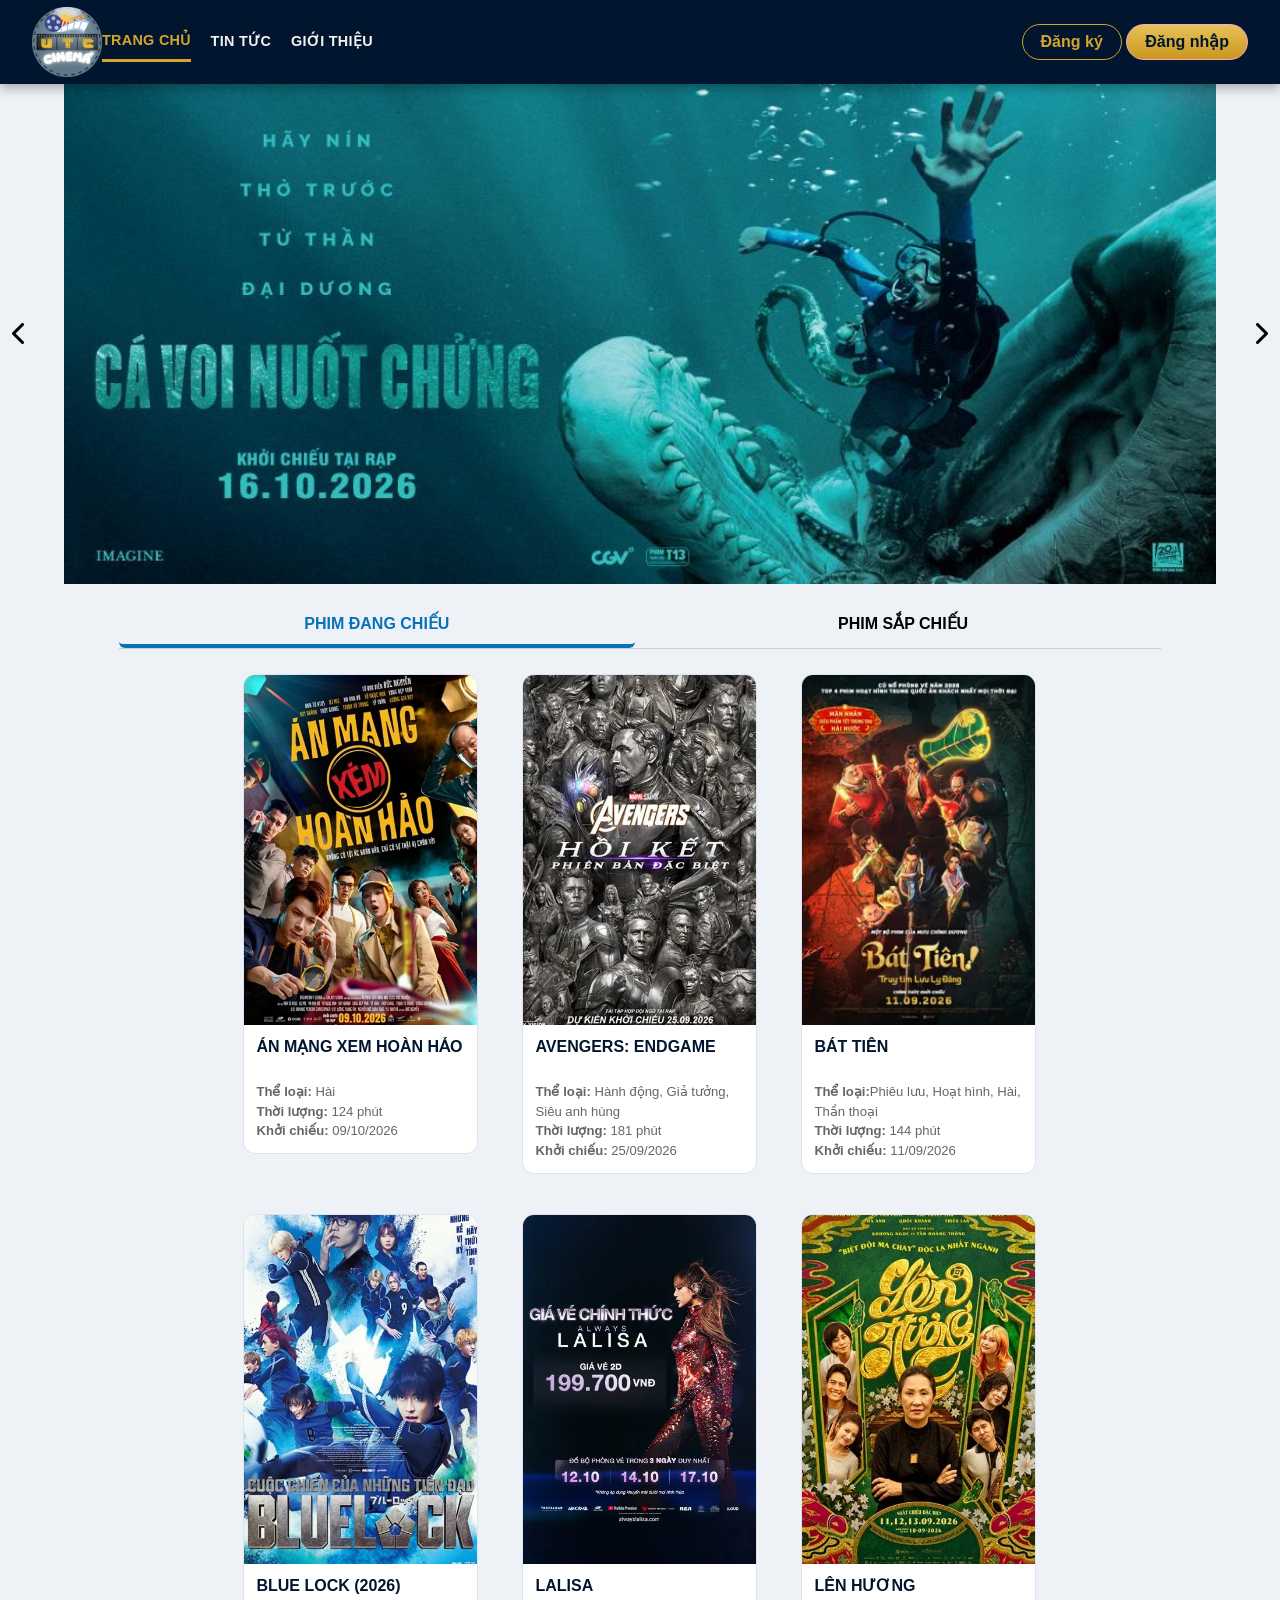
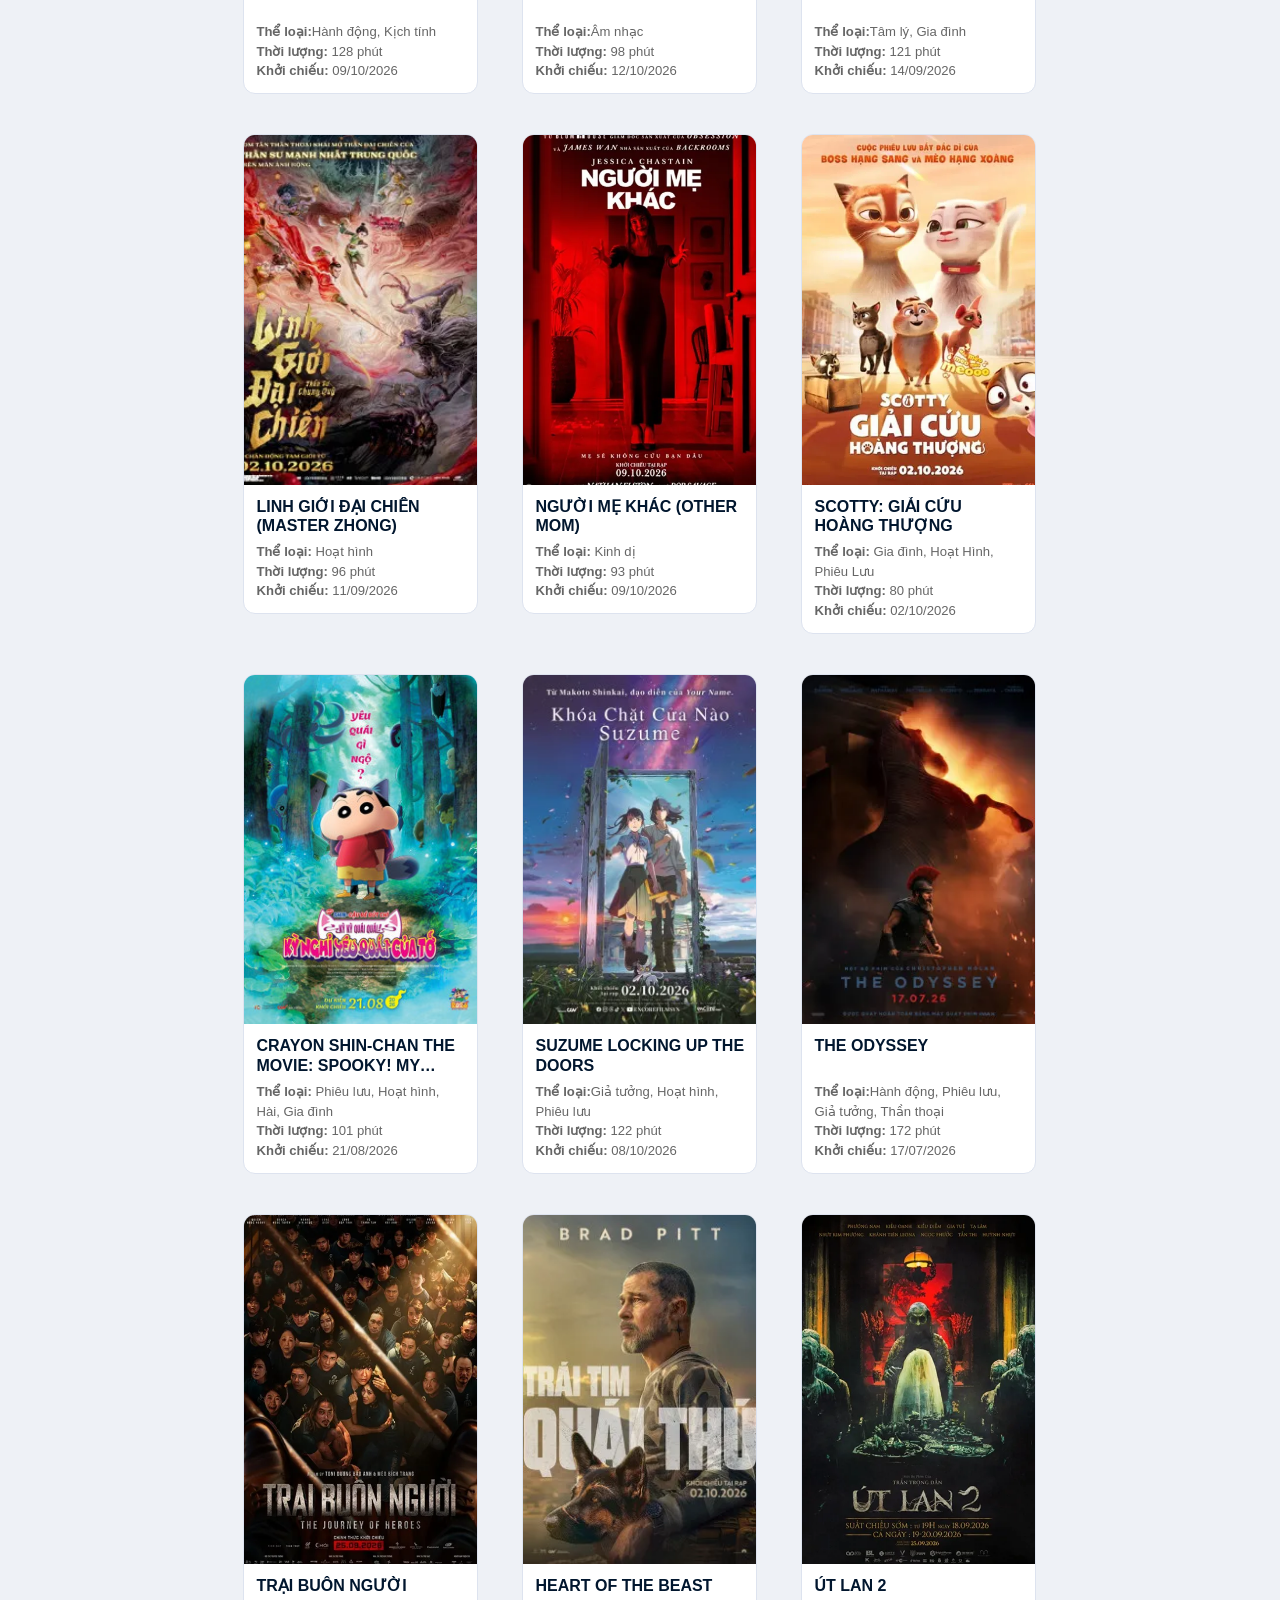
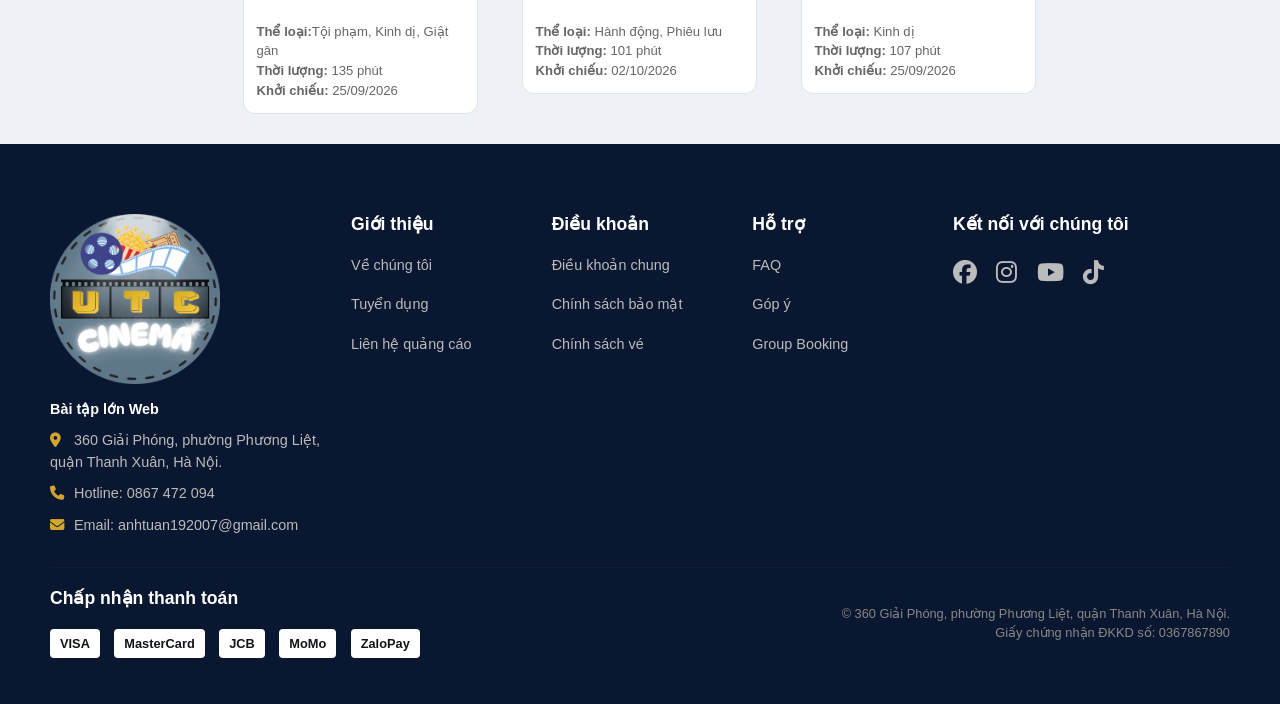
<file: index.html>
<!DOCTYPE html>
<html lang="vi">

<head>
  <meta charset="UTF-8">
  <meta name="viewport" content="width=device-width, initial-scale=1.0">
  <meta name="description" content="Cinema website">
  <meta name="keywords" content="HTML, CSS, JavaScript">


  <meta name="author" content="Nguyen Anh Tuan">


  <link rel="stylesheet" href="assets/css/card.css"> 
  <link rel="stylesheet" href="assets/css/nav.css">
  <link rel="stylesheet" href="assets/css/menu.css">
  <link rel="stylesheet" href="assets/css/slide.css">
  <link rel="stylesheet" href="https://cdnjs.cloudflare.com/ajax/libs/font-awesome/6.6.0/css/all.min.css" integrity="sha512-Kc323vGBEqzTmouAECnVceyQqyqdsSiqLQISBL29aUW4U/M7pSPA/gEUZQqv1cwx4OnYxTxve5UMg5GT6L4JJg==" crossorigin="anonymous" referrerpolicy="no-referrer" />
  <title>Cinema website</title>
  <link rel="shortcut icon" href="./assets/img/logocinemasuperultraprovipmaxplus.webp" type="image/x-icon">
  <link href="https://cdn.jsdelivr.net/npm/bootstrap@5.3.3/dist/css/bootstrap.min.css" rel="stylesheet" integrity="sha384-QWTKZyjpPEjISv5WaRU9OFeRpok6YctnYmDr5pNlyT2bRjXh0JMhjY6hW+ALEwIH" crossorigin="anonymous" />
  
  <link rel="stylesheet" href="assets/css/style.css">
  <link rel="stylesheet" href="assets/css/theme.css">
  <script src="assets/js/cinema-store.js"></script>
</head>

<body>
  <div id="main">

    <div id="header">

      <div class="nav-logo">
        <a href="./index.html">
          <img src="./assets/img/logocinemasuperultraprovipmaxplus.webp" alt="">
        </a>
      </div>

      <div class="nav-layout">
        <ul class="nav nav-pills">
          <li class="nav-item">
            <a class="nav-link active" aria-current="page" href="index.html">Trang chủ</a>
          </li>
          <li class="nav-item">
            <a class="nav-link" href="new.html">Tin tức</a>
          </li>
          <li>
             <a class="nav-link " href="about.html" >Giới thiệu</a>
          </li>
        </ul>
        <div>
          <button class="btn-register js-register-btn">Đăng ký</button>
          <button class="btn-login js-login-btn">Đăng nhập</button>
        </div>
        <div class="login-user">
            <p class="login-name"></p>
            <button class="login-out js-login-out">Đăng xuất</button>
        </div>
      </div>

    </div>

    <div class="login js-login">
      <div class="login-container js-login-container">
        <div class="login-header">
          <h1>Đăng nhập</h1>
          <div class="login-close js-login-close">
            <i class="fa-solid fa-x"></i>
          </div>
        </div>
        <div class="login-body">
          <label for="email"> Email</label>
          <input type="email" name="" placeholder="Email" id="email1">
          <label for="password"> Mật khẩu</label>
          <input type="password" name="" placeholder="Mật Khẩu" id="password1">
          <p>Quên mật khẩu?</p>
          <button class="btn js-login-btn">Đăng nhập</button>
        </div>
        <footer class="login-footer">
          <p>Bạn chưa có tài khoản? <a href="#" class="trybtn">Đăng ký</a></p>
        </footer>
      </div>
    </div>

    

    <div class="register js-register">
      <div class="register-container js-register-container">
        <div class="register-header">
          <h1>Đăng ký</h1>
          <div class="register-close js-register-close">
            <i class="fa-solid fa-x"></i>
          </div>
        </div>
        <div class="register-body">
          <div class="register-card1">
            <div class="column">
              <label for="surname">Họ</label>
              <input type="surname" name="" placeholder="Họ" id="surname">
            </div>
            <div class="column">
              <label for="name">Tên</label>
              <input type="name" name="" placeholder="Tên" id="name">
            </div>
          </div>
          <div class="register-card2">
            <div class="column">
              <label for="accountName">Tên tài khoản</label>
              <input type="accountName" name="" placeholder="Tên tài khoản" id="accountName">
            </div>
          </div>
          <div class="register-card3">
            <div class="column">
              <label for="number">Số điện thoại</label>
              <input type="text" placeholder="Số điện thoại" id="number">
            </div>
            <div class="column">
              <label for="email">Email</label>
              <input type="email" name="" placeholder="Email" id="email2">
            </div>
          </div>
          <div class="register-card4">
            <div class="column">
              <label for="password1">Mật khẩu</label>
              <input type="password" name="" placeholder="Mật khẩu" id="password2">
            </div>
            <div class="column">
              <label for="password2">Xác nhận mật khẩu</label>
              <input type="password" name="" placeholder="Xác nhận mật khẩu" id="confirmPassword">
            </div>
          </div>
          <button class="btn js-register-btn">Đăng Ký</button>
        </div>
        <footer class="register-footer">
          <p>Bạn đã có tài khoản? <a href="#" class="trybtn">Đăng nhập</a></p>
        </footer>
      </div>
    </div>
<!--END REGISTER-->
<!-- START BANNER -->
    <div id="slide">
      <img class="img hidden" src="./assets/img/banner/ca-voi-nuot-chung-banner.jpg" alt="">
      <img class="img hidden" src="./assets/img/banner/cuoc-chien-3-khong-banner.jpg" alt="">
      <img class="img hidden" src="./assets/img/banner/deal-banner.jpg" alt="">
      <img class="img hidden" src="./assets/img/banner/lalisa-banner.jpg" alt="">
      <img class="img hidden" src="./assets/img/banner/lays-banner.jpg" alt="">
      <img class="img hidden" src="./assets/img/banner/milo-banner.png" alt="">
      <img class="img hidden" src="./assets/img/banner/shaun-banner.jpg" alt="">
      <img class="img hidden" src="./assets/img/banner/studio-ghibli-banner.jpg" alt="">
      <img class="img hidden" src="./assets/img/banner/verity-banner.jpg" alt="">
      <img class="img hidden" src="./assets/img/banner/zalo-banner.png" alt="">
      <button type="button" onclick="prev()" class="slide-btn slide-btn-left prev" aria-label="Banner trước">
        <i class="fa-solid fa-chevron-left" aria-hidden="true"></i>
      </button>
      <button type="button" onclick="next()" class="slide-btn slide-btn-right next" aria-label="Banner tiếp theo">
        <i class="fa-solid fa-chevron-right" aria-hidden="true"></i>
      </button>
    </div>
    
    <div class="container-fluid text-center section" id="container" >
      <div class="row content">
        <div class="col-sm-1 sidenav"></div>
        <div class="col-sm-10">

          <ul class="nav nav-pills nav-justified" id="movie-pills-nav" role="tablist">
            <li class="nav-item" role="presentation">
              <button class="nav-link active" id="pills-nowshowing-tab" data-bs-toggle="pill" data-bs-target="#pills-nowshowing" type="button" role="tab" aria-controls="pills-nowshowing" aria-selected="true">Phim Đang Chiếu</button>
            </li>
            <li class="nav-item" role="presentation">
              <button class="nav-link" id="pills-comingsoon-tab" data-bs-toggle="pill" data-bs-target="#pills-comingsoon" type="button" role="tab" aria-controls="pills-comingsoon" aria-selected="false">Phim Sắp Chiếu</button>
            </li>
          </ul>

          <div class="tab-content" id="pills-tabContent"> 

            <div class="tab-pane fade show active" id="pills-nowshowing" role="tabpanel" aria-labelledby="pills-nowshowing-tab">
              <div class="row row-cols-auto list-container justify-content-center">

                <a href="movie-detail.html?id=an-mang-xem-hoan-hao">
                  <div class="col">
                    <div class="custom-movie-card">
                      <div class="custom-card-image-container">
                        <img src="./assets/img/movies/an-mang-xem-hoan-hao.webp" alt="Án mạng xem hoàn hảo">
                        <span class="custom-play-button">chi tiết</span>
                      </div>
                      <div class="custom-card-content">
                    <h3>Án mạng xem hoàn hảo</h3>
                          <p><b>Thể loại:</b> Hài<br /><b>Thời lượng:</b> 124 phút<br /><b>Khởi chiếu:</b> 09/10/2026</p>
                      </div>
                    </div>
                  </div>
                </a>

                <a href="movie-detail.html?id=avenger">
                  <div class="col">
                    <div class="custom-movie-card">
                      <div class="custom-card-image-container">
                        <img src="./assets/img/movies/avenger.webp" alt="Avengers: Endgame ">
                        <span class="custom-play-button">chi tiết</span>
                      </div>
                      <div class="custom-card-content">
                    <h3>Avengers: Endgame </h3>
                          <p><b>Thể loại:</b> Hành động, Giả tưởng, Siêu anh hùng<br /><b>Thời lượng:</b> 181 phút<br /><b>Khởi chiếu:</b> 25/09/2026</p>
                      </div>
                    </div>
                  </div>
                </a>

                <a href="movie-detail.html?id=bat-tien">
                  <div class="col">
                    <div class="custom-movie-card">
                      <div class="custom-card-image-container">
                        <img src="./assets/img/movies/bat-tien.webp" alt="Bát Tiên">
                        <span class="custom-play-button">chi tiết</span>
                      </div>
                      <div class="custom-card-content">
                    <h3>Bát Tiên  </h3>
                          <p><b>Thể loại:</b>Phiêu lưu, Hoạt hình, Hài, Thần thoại<br /><b>Thời lượng:</b> 144 phút<br /><b>Khởi chiếu:</b> 11/09/2026</p>
                      </div>
                    </div>
                  </div>
                </a>

                <a href="movie-detail.html?id=blue-lock">
                  <div class="col">
                    <div class="custom-movie-card">
                      <div class="custom-card-image-container">
                        <img src="./assets/img//movies/blue-lock.webp" alt="Bluelock">
                        <span class="custom-play-button">chi tiết</span>
                      </div>
                      <div class="custom-card-content">
                    <h3>Blue Lock (2026)</h3>
                          <p><b>Thể loại:</b>Hành động, Kịch tính<br /><b>Thời lượng:</b> 128 phút <br /><b>Khởi chiếu:</b> 09/10/2026</p>
                      </div>
                    </div>
                  </div>
                </a>

                <a href="movie-detail.html?id=lalisa">
                  <div class="col">
                    <div class="custom-movie-card">
                      <div class="custom-card-image-container">
                        <img src="./assets/img/movies/lalisa.webp" alt="Lalisa">
                        <span class="custom-play-button">chi tiết</span>
                      </div>
                      <div class="custom-card-content">
                    <h3>LALISA</h3>
                          <p><b>Thể loại:</b>Âm nhạc<br /><b>Thời lượng:</b> 98 phút<br /><b>Khởi chiếu:</b> 12/10/2026</p>
                      </div>
                    </div>
                  </div>
                </a>

                <a href="movie-detail.html?id=len-huong">
                  <div class="col">
                    <div class="custom-movie-card">
                      <div class="custom-card-image-container">
                        <img src="./assets/img/movies/len-huong.webp" alt="Lên Hương">
                        <span class="custom-play-button">chi tiết</span>
                      </div>
                      <div class="custom-card-content">
                    <h3>Lên Hương </h3>
                          <p><b>Thể loại:</b>Tâm lý, Gia đình<br /><b>Thời lượng:</b> 121 phút<br /><b>Khởi chiếu:</b> 14/09/2026</p>
                      </div>
                    </div>
                  </div>
                </a>

                <a href="movie-detail.html?id=linh-gioi-dai-chien">
                  <div class="col">
                    <div class="custom-movie-card">
                      <div class="custom-card-image-container">
                        <img src="./assets/img/movies/linh-gioi-dai-chien.webp" alt="Linh giới đại chiến">
                        <span class="custom-play-button">chi tiết</span>
                      </div>
                      <div class="custom-card-content">
                    <h3>Linh giới đại chiến (Master Zhong)</h3>
                          <p><b>Thể loại:</b> Hoạt hình<br /><b>Thời lượng:</b> 96 phút<br /><b>Khởi chiếu:</b> 11/09/2026</p>
                      </div>
                    </div>
                  </div>
                </a>

                <a href="movie-detail.html?id=other-mom">
                  <div class="col">
                    <div class="custom-movie-card">
                      <div class="custom-card-image-container">
                        <img src="./assets/img/movies/other-mom.webp" alt="Người mẹ khác">
                        <span class="custom-play-button">chi tiết</span>
                      </div>
                      <div class="custom-card-content">
                    <h3>Người mẹ khác (Other Mom)</h3>
                          <p><b>Thể loại:</b> Kinh dị<br /><b>Thời lượng:</b> 93 phút<br /><b>Khởi chiếu:</b> 09/10/2026</p>
                      </div>
                    </div>
                  </div>
                </a>

                <a href="movie-detail.html?id=scotty">
                  <div class="col">
                    <div class="custom-movie-card">
                      <div class="custom-card-image-container">
                        <img src="./assets/img/movies/scotty.webp" alt="Scotty">
                        <span class="custom-play-button">chi tiết</span>
                      </div>
                      <div class="custom-card-content">
                    <h3>SCOTTY: Giải cứu hoàng thượng</h3>
                          <p><b>Thể loại:</b> Gia đình, Hoạt Hình, Phiêu Lưu<br /><b>Thời lượng:</b> 80 phút<br /><b>Khởi chiếu:</b> 02/10/2026</p>
                      </div>
                    </div>
                  </div>
                </a>

                <a href="movie-detail.html?id=shin">
                  <div class="col">
                    <div class="custom-movie-card">
                      <div class="custom-card-image-container">
                        <img src="./assets/img/movies/shin.jpg" alt="Shin">
                        <span class="custom-play-button">chi tiết</span>
                      </div>
                      <div class="custom-card-content">
                    <h3>Crayon Shin-chan the Movie: Spooky! My Yokai Vacation</h3>
                          <p><b>Thể loại:</b> Phiêu lưu, Hoạt hình, Hài, Gia đình<br /><b>Thời lượng:</b> 101 phút<br /><b>Khởi chiếu:</b> 21/08/2026</p>
                      </div>
                    </div>
                  </div>
                </a>

                <a href="movie-detail.html?id=suzume">
                  <div class="col">
                    <div class="custom-movie-card">
                      <div class="custom-card-image-container">
                        <img src="./assets/img/movies/suzume.webp" alt="suzume">
                        <span class="custom-play-button">chi tiết</span>
                      </div>
                      <div class="custom-card-content">
                    <h3>Suzume Locking Up the Doors</h3>
                          <p><b>Thể loại:</b>Giả tưởng, Hoạt hình, Phiêu lưu<br /><b>Thời lượng:</b> 122 phút<br /><b>Khởi chiếu:</b> 08/10/2026</p>
                      </div>
                    </div>
                  </div>
                </a>

                <a href="movie-detail.html?id=the-odyssey">
                  <div class="col">
                    <div class="custom-movie-card">
                      <div class="custom-card-image-container">
                        <img src="./assets/img/movies/the-odyssey.webp" alt="The Odyssey">
                        <span class="custom-play-button">chi tiết</span>
                      </div>
                      <div class="custom-card-content">
                          <h3>The Odyssey </h3>
                          <p><b>Thể loại:</b>Hành động, Phiêu lưu, Giả tưởng, Thần thoại<br /><b>Thời lượng:</b> 172 phút<br /><b>Khởi chiếu:</b> 17/07/2026</p>
                      </div>
                    </div>
                  </div>
                </a>

                <a href="movie-detail.html?id=trai-buon-nguoi">
                  <div class="col">
                    <div class="custom-movie-card">
                      <div class="custom-card-image-container">
                        <img src="./assets/img/movies/trai-buon-nguoi.webp" alt="Trại buôn người">
                        <span class="custom-play-button">chi tiết</span>
                      </div>
                      <div class="custom-card-content">
                          <h3>Trại buôn người</h3>
                          <p><b>Thể loại:</b>Tội phạm, Kinh dị, Giật gân<br /><b>Thời lượng:</b> 135 phút<br /><b>Khởi chiếu:</b> 25/09/2026</p>
                      </div>
                    </div>
                  </div>
                </a>

                <a href="movie-detail.html?id=trai-tim-quai-thu">
                  <div class="col">
                    <div class="custom-movie-card movie-selection">
                      <div class="custom-card-image-container">
                        <img src="./assets/img/movies/trai-tim-quai-thu.webp" alt="Trái tim quái thú">
                        <span class="custom-play-button">chi tiết</span>
                      </div>
                      <div class="custom-card-content">
                          <h3>Heart of the Beast</h3>
                          <p><b>Thể loại:</b> Hành động, Phiêu lưu<br /><b>Thời lượng:</b> 101 phút<br /><b>Khởi chiếu:</b> 02/10/2026</p>
                      </div>
                    </div>
                  </div>
                </a>

                <a href="movie-detail.html?id=ut-lan">
                  <div class="col">
                    <div class="custom-movie-card">
                      <div class="custom-card-image-container">
                        <img src="./assets/img/movies/ut-lan.webp" alt="Út lan">
                        <span class="custom-play-button">chi tiết</span>
                      </div>
                      <div class="custom-card-content">
                  <h3>Út Lan 2</h3>
                    <p><b>Thể loại:</b> Kinh dị<br /><b>Thời lượng:</b> 107 phút<br /><b>Khởi chiếu:</b> 25/09/2026</p>
                      </div>
                    </div>
                  </div>
                </a>

              </div>
            </div>
<!-- PHẦN PHIM SẮP CHIẾU -->
            <div class="tab-pane fade" id="pills-comingsoon" role="tabpanel" aria-labelledby="pills-comingsoon-tab">
              <div class="row row-cols-auto list-container justify-content-center"> 
                <div class="col">
                  <div class="custom-movie-card">
                    <div class="custom-card-image-container">
                      <img src="./assets/img/coomingsoon/an-mang-karaoke.webp" alt="Án mạng karaoke">
                      <a href="movie-detail.html?id=an-mang-karaoke" class="custom-play-button">chi tiết</a>
                    </div>
                    <div class="custom-card-content">
                      <h3>Án mạng karaoke</h3>
                      <p><b>Thể loại:</b> Kinh dị<br /><b>Thời lượng:</b> Đang cập nhật<br /><b>Khởi chiếu:</b> 30/10/2026</p>
                    </div>
                  </div>
                </div>
                
                <div class="col">
                  <div class="custom-movie-card">
                    <div class="custom-card-image-container">
                      <img src="./assets/img/coomingsoon/bambi.webp" alt="BAMBI: LÃNH ĐỊA SĂN MỒI">
                      <a href="movie-detail.html?id=bambi" class="custom-play-button">chi tiết</a>
                    </div>
                    <div class="custom-card-content">
                      <h3>BAMBI: LÃNH ĐỊA SĂN MỒI</h3>
                      <p><b>Thể loại:</b> Hồi hộp, Kinh Dị<br /><b>Thời lượng:</b> Đang cập nhật<br /><b>Khởi chiếu:</b> 23/10/2025</p>
                    </div>
                  </div>
                </div>
                
                <div class="col">
                  <div class="custom-movie-card">
                    <div class="custom-card-image-container">
                      <img src="./assets/img/coomingsoon/bo-sua-bay.webp" alt="Bò sữa bay">
                      <a href="movie-detail.html?id=bo-sua-bay" class="custom-play-button">chi tiết</a>
                    </div>
                    <div class="custom-card-content">
                      <h3>Bò sữa bay</h3>
                      <p><b>Thể loại:</b> Kịch tính, Giả tưởng<br /><b>Thời lượng:</b> Đang cập nhật<br /><b>Khởi chiếu:</b> 06/11/2026</p>
                    </div>
                  </div>
                </div>
                
                <div class="col">
                  <div class="custom-movie-card">
                    <div class="custom-card-image-container">
                      <img src="./assets/img/coomingsoon/ca-voi-nuot.webp" alt="Cá voi nuốt chửng">
                      <a href="movie-detail.html?id=ca-voi-nuot" class="custom-play-button">chi tiết</a>
                    </div>
                    <div class="custom-card-content">
                      <h3>Cá voi nuốt chửng (Whale Fall)</h3>
                      <p><b>Thể loại:</b>Hành động, Giật gân<br /><b>Thời lượng:</b> 106 phút<br /><b>Khởi chiếu:</b> 31/10/2026</p>
                    </div>
                  </div>
                </div>
                
                <div class="col">
                  <div class="custom-movie-card">
                    <div class="custom-card-image-container">
                      <img src="./assets/img/coomingsoon/chang-meo-mang-mu.webp" alt="Chàng mèo mang mũ">
                      <a href="movie-detail.html?id=chang-meo-mang-mu" class="custom-play-button">chi tiết</a>
                    </div>
                    <div class="custom-card-content">
                      <h3>Chàng Mèo Mang Mũ</h3>
                      <p><b>Thể loại:</b> Phiêu lưu, Hoạt hình, Hài, Gia đình<br /><b>Thời lượng:</b> Đang cập nhật<br /><b>Khởi chiếu:</b> 06/11/2026</p>
                    </div>
                  </div>
                </div>
                
                <div class="col">
                  <div class="custom-movie-card">
                    <div class="custom-card-image-container">
                      <img src="./assets/img/coomingsoon/chi-chi-em-em-3.webp" alt="Chị chị em em 3">
                      <a href="movie-detail.html?id=chi-chi-em-em-3" class="custom-play-button">chi tiết</a>
                    </div>
                    <div class="custom-card-content">
                      <h3>Chị chị em em 3</h3>
                      <p><b>Thể loại:</b> Kịch tính<br /><b>Thời lượng:</b> Đang cập nhật<br /><b>Khởi chiếu:</b> 07/11/2026</p>
                    </div>
                  </div>
                </div>
                
                <div class="col">
                  <div class="custom-movie-card">
                    <div class="custom-card-image-container">
                      <img src="./assets/img/coomingsoon/clayface.webp" alt="Clayface">
                      <a href="movie-detail.html?id=clayface" class="custom-play-button">chi tiết</a>
                    </div>
                    <div class="custom-card-content">
                      <h3>Clayface</h3>
                      <p><b>Thể loại:</b> Kinh dị<br /><b>Thời lượng:</b> 99 phút<br /><b>Khởi chiếu:</b> 31/10/2026</p>
                    </div>
                  </div>
                </div>
                
                <div class="col">
                  <div class="custom-movie-card">
                    <div class="custom-card-image-container">
                      <img src="./assets/img/coomingsoon/coi-nguyen.webp" alt="Cõi nguyền">
                      <a href="movie-detail.html?id=coi-nguyen" class="custom-play-button">chi tiết</a>
                    </div>
                    <div class="custom-card-content">
                      <h3>Cõi nguyền</h3>
                      <p><b>Thể loại:</b>Kinh dị<br /><b>Thời lượng:</b> Đang cập nhật<br /><b>Khởi chiếu:</b> 23/10/2026</p>
                    </div>
                  </div>
                </div>
                
                <div class="col">
                  <div class="custom-movie-card">
                    <div class="custom-card-image-container">
                      <img src="./assets/img/coomingsoon/godzilla.webp" alt="Godzilla">
                      <a href="movie-detail.html?id=godzilla-minus-zero" class="custom-play-button">chi tiết</a>
                    </div>
                    <div class="custom-card-content">
                      <h3>Godzilla Minus Zero</h3>
                      <p><b>Thể loại:</b> Hành động, Giả tưởng<br /><b>Thời lượng:</b> Đang cập nhật<br /><b>Khởi chiếu:</b> 06/11/2026</p>
                    </div>
                  </div>
                </div>
                
                <div class="col">
                  <div class="custom-movie-card">
                    <div class="custom-card-image-container">
                      <img src="./assets/img/coomingsoon/quy-an-tang-4.webp" alt="Quỷ ăn tạng 4">
                      <a href="movie-detail.html?id=quy-an-tang-4" class="custom-play-button">chi tiết</a>
                    </div>
                    <div class="custom-card-content">
                      <h3>Quỷ ăn tạng 4: Hổ tinh</h3>
                      <p><b>Thể loại:</b> Kinh dị<br /><b>Thời lượng:</b> Đang cập nhật<br /><b>Khởi chiếu:</b> 30/10/2026</p>
                    </div>
                  </div>
                </div>
                
                <div class="col">
                  <div class="custom-movie-card">
                    <div class="custom-card-image-container">
                      <img src="./assets/img/coomingsoon/ramayana.webp" alt="Ramayana">
                      <a href="movie-detail.html?id=ramayana" class="custom-play-button">chi tiết</a>
                    </div>
                    <div class="custom-card-content">
                      <h3>Ramayana</h3>
                      <p><b>Thể loại:</b> Thần thoại/Sử thi<br /><b>Thời lượng:</b> Đang cập nhật<br /><b>Khởi chiếu:</b> 06/11/2026</p>
                    </div>
                  </div>
                </div>
                
                <div class="col">
                  <div class="custom-movie-card">
                    <div class="custom-card-image-container">
                      <img src="./assets/img/coomingsoon/shaun-sheep.webp" alt="Shaun sheep">
                      <a href="movie-detail.html?id=shaun-the-sheep" class="custom-play-button">chi tiết</a>
                    </div>
                    <div class="custom-card-content">
                      <h3>Shaun the Sheep: The Beast of Mossy Bottom</h3>
                      <p><b>Thể loại:</b> Phiêu lưu, Hoạt hình, Hài<br /><b>Thời lượng:</b> Đang cập nhật<br /><b>Khởi chiếu:</b> 19/12/2026</p>
                    </div>
                  </div>
                </div>
                
                <div class="col">
                  <div class="custom-movie-card">
                    <div class="custom-card-image-container">
                      <img src="./assets/img/coomingsoon/street-fighter.webp" alt="Street fighter">
                      <a href="movie-detail.html?id=street-fighter" class="custom-play-button">chi tiết</a>
                    </div>
                    <div class="custom-card-content">
                      <h3>Street Fighter</h3>
                      <p><b>Thể loại:</b> Hành động, Phiêu lưu, Live action<br /><b>Thời lượng:</b> Đang cập nhật<br /><b>Khởi chiếu:</b> 16/10/2026</p>
                    </div>
                  </div>
                </div>
                
                <div class="col">
                  <div class="custom-movie-card">
                    <div class="custom-card-image-container">
                      <img src="./assets/img/coomingsoon/verity.webp" alt="Verity">
                      <a href="movie-detail.html?id=verity" class="custom-play-button">chi tiết</a>
                    </div>
                    <div class="custom-card-content">
                      <h3>Bí mật bị chôn vùi (Verity)</h3>
                      <p><b>Thể loại:</b> Kịch tính, Tình cảm, Giật gân<br /><b>Thời lượng:</b> 110 phút<br /><b>Khởi chiếu:</b> 16/10/2026</p>
                    </div>
                  </div>
                </div>
                
                <div class="col">
                  <div class="custom-movie-card">
                    <div class="custom-card-image-container">
                      <img src="./assets/img/coomingsoon/ngay-con-con-me.webp" alt="Ngày con còn mẹ">
                      <a href="movie-detail.html?id=ngay-con-con-me" class="custom-play-button">chi tiết</a>
                    </div>
                    <div class="custom-card-content">
                      <h3>Ngày con còn mẹ</h3>
                      <p><b>Thể loại:</b> Gia đình<br /><b>Thời lượng:</b> 110 phút<br /><b>Khởi chiếu:</b> 11/11/2026</p>
                    </div>
                  </div>
                </div>

              </div>
            </div>
            
          </div>   
          </div>

          <div class="col-sm-1 sidenav">
            </div>

        </div>
      </div>
    </div>
<!-- Footer -->
    <div class="footer">
      <div class="container-fluid footer-content">
        <div class="row">

          <div class="col-lg-3 col-md-6 mb-4 mb-lg-0">
            <a href="./index.html"> 
              <img src="./assets/img/logocinemasuperultraprovipmaxplus.webp" alt="Logo" class="footer-logo-img">
            </a>
            <p class="footer-company-name">Bài tập lớn Web </p>
            <p><i class="fa-solid fa-location-dot"></i> 360 Giải Phóng, phường Phương Liệt, quận Thanh Xuân, Hà Nội.</p>
            <p><i class="fa-solid fa-phone"></i> Hotline: 0867 472 094</p>
            <p><i class="fa-solid fa-envelope"></i> Email: anhtuan192007@gmail.com</p>
          </div>

          <div class="col-lg-2 col-md-6 mb-4 mb-lg-0">
            <h5>Giới thiệu</h5>
            <ul class="nav flex-column">
              <li class="nav-item mb-2"><a href="#" class="nav-link">Về chúng tôi</a></li>
              <li class="nav-item mb-2"><a href="#" class="nav-link">Tuyển dụng</a></li>
              <li class="nav-item mb-2"><a href="#" class="nav-link">Liên hệ quảng cáo</a></li>
            </ul>
          </div>

          <div class="col-lg-2 col-md-6 mb-4 mb-md-0">
            <h5>Điều khoản</h5>
            <ul class="nav flex-column">
              <li class="nav-item mb-2"><a href="#" class="nav-link">Điều khoản chung</a></li>
              <li class="nav-item mb-2"><a href="#" class="nav-link">Chính sách bảo mật</a></li>
              <li class="nav-item mb-2"><a href="#" class="nav-link">Chính sách vé</a></li>
            </ul>
          </div>

          <div class="col-lg-2 col-md-6 mb-4 mb-md-0">
            <h5>Hỗ trợ</h5>
            <ul class="nav flex-column">
              <li class="nav-item mb-2"><a href="#" class="nav-link">FAQ</a></li>
              <li class="nav-item mb-2"><a href="#" class="nav-link">Góp ý</a></li>
              <li class="nav-item mb-2"><a href="#" class="nav-link">Group Booking</a></li>
            </ul>
          </div>

          <div class="col-lg-3 col-md-12 mb-4">
            <h5>Kết nối với chúng tôi</h5>
            <div class="footer-social-icons">
              <a href="https://www.facebook.com/share/1EyRnAsyH8/?mibextid=wwXIfr"><i class="fa-brands fa-facebook"></i></a>
              <a href="#"><i class="fa-brands fa-instagram"></i></a>
              <a href="#"><i class="fa-brands fa-youtube"></i></a>
              <a href="#"><i class="fa-brands fa-tiktok"></i></a>
            </div>
          </div>
        </div>
        
        <hr class="footer-divider">
        
        <div class="row footer-bottom-row">
          <div class="col-md-6 mb-3">
            <h5>Chấp nhận thanh toán</h5>
            <div class="footer-payment-icons">
              <span class="payment-icon">VISA</span>
              <span class="payment-icon">MasterCard</span>
              <span class="payment-icon">JCB</span>
              <span class="payment-icon">MoMo</span>
              <span class="payment-icon">ZaloPay</span>
            </div>
          </div>
          <div class="col-md-6 mb-3 text-md-end footer-copyright-text">
            <p>
              &copy; 360 Giải Phóng, phường Phương Liệt, quận Thanh Xuân, Hà Nội.
              <br>
              Giấy chứng nhận ĐKKD số: 0367867890 
            </p>
          </div>
        </div>
      </div>
    </div>

    <script src="assets/js/login.js"></script>
    <script src="assets/js/slide.js"></script>
    <script src="https://cdn.jsdelivr.net/npm/bootstrap@5.3.3/dist/js/bootstrap.bundle.min.js" integrity="sha384-YvpcrYf0tY3lHB60NNkmXc5s9fDVZLESaAA55NDzOxhy9GkcIdslK1eN7N6jIeHz" crossorigin="anonymous"></script>
     <script src="assets/js/admin.js"></script>
</body>

</html>
</file>
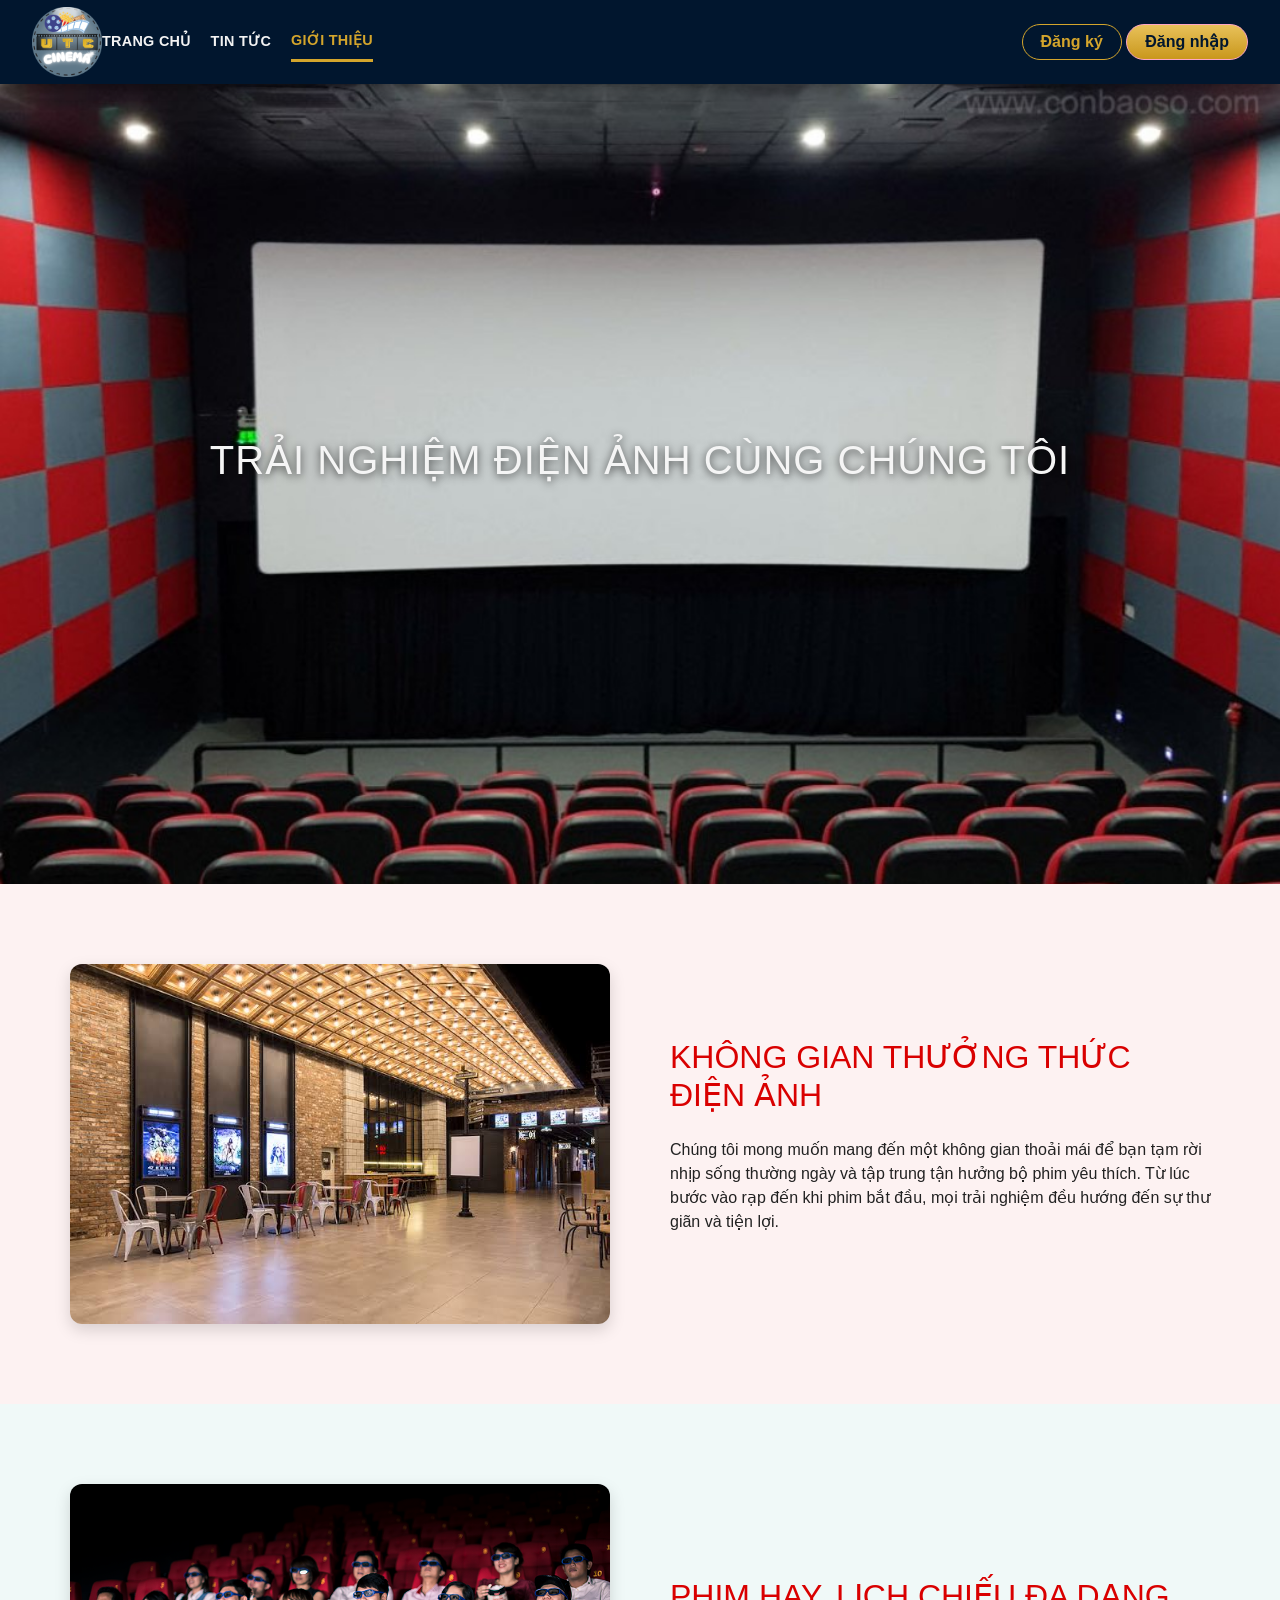
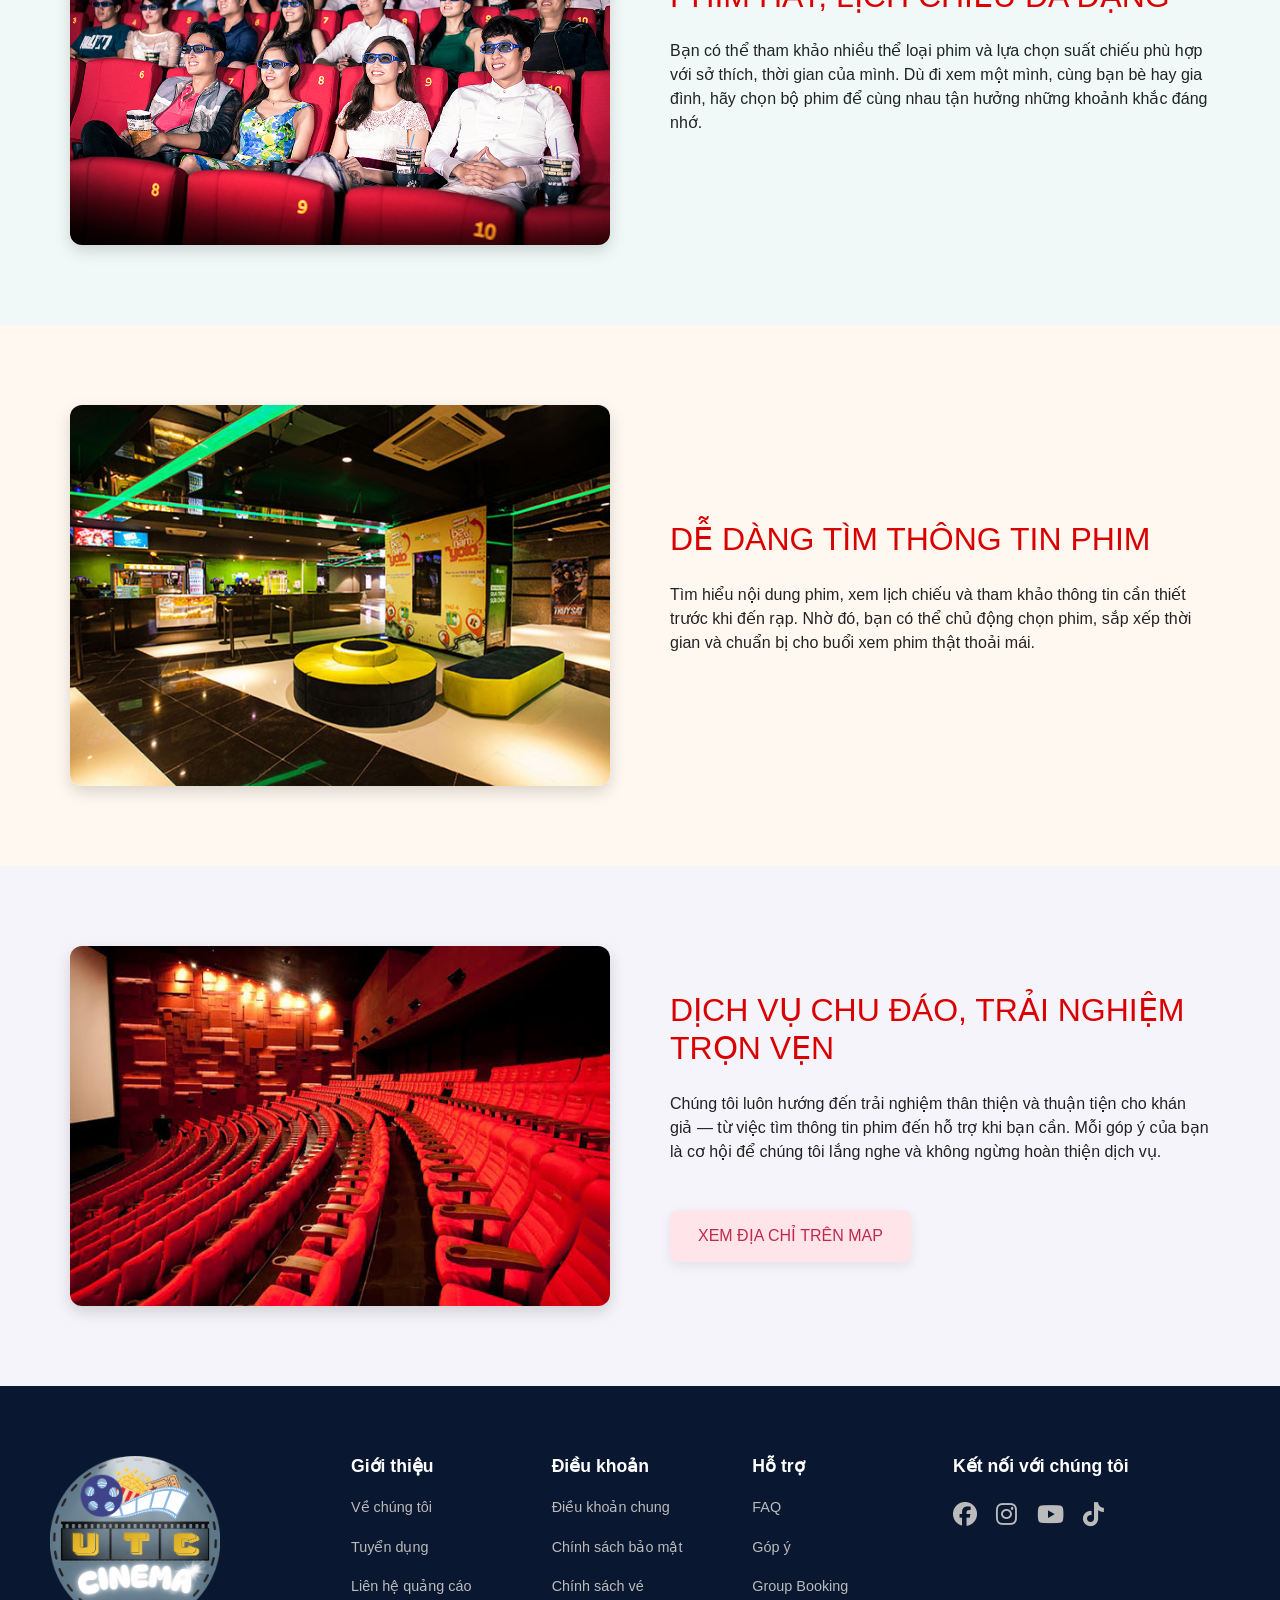
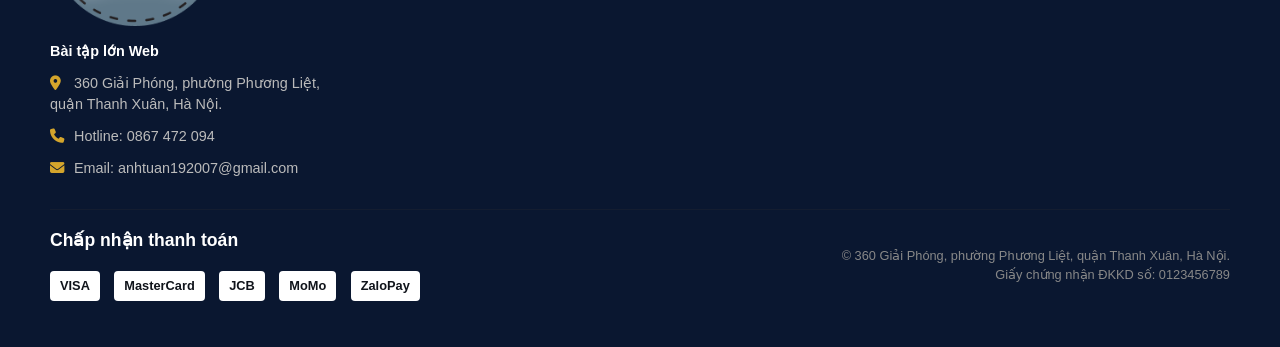
<file: about.html>
<!-- Phần này là trang Giới thiệu  gồm các Code chứa nội dung là -->
<!DOCTYPE html>
<html lang="vi">
  <head>
    <meta charset="UTF-8" />
    <meta name="viewport" content="width=device-width, initial-scale=1.0" />
    <link rel="stylesheet" href="./assets/css/about.css" />
    <title>Cinema website </title>
    <link
      rel="shortcut icon"
      href="./assets/img/logocinemasuperultraprovipmaxplus.webp"
      type="image/x-icon"
    />
    <link rel="stylesheet" href="./assets/css/menu.css" />
    <link
      rel="stylesheet"
      href="https://cdnjs.cloudflare.com/ajax/libs/font-awesome/6.6.0/css/all.min.css"
      integrity="sha512-Kc323vGBEqzTmouAECnVceyQqyqdsSiqLQISBL29aUW4U/M7pSPA/gEUZQqv1cwx4OnYxTxve5UMg5GT6L4JJg=="
      crossorigin="anonymous"
      referrerpolicy="no-referrer"
    />
    <link
      href="https://cdn.jsdelivr.net/npm/bootstrap@5.3.3/dist/css/bootstrap.min.css"
      rel="stylesheet"
      integrity="sha384-QWTKZyjpPEjISv5WaRU9OFeRpok6YctnYmDr5pNlyT2bRjXh0JMhjY6hW+ALEwIH"
      crossorigin="anonymous"
    />

    <link rel="stylesheet" href="./assets/css/style.css" />
    <link rel="stylesheet" href="assets/css/theme.css">
    <script src="assets/js/cinema-store.js"></script>
</head>
  <body>
    <div id="header">
      <div class="nav-logo">
        <a href="./index.html">
          <!-- logo -->
          <img src="./assets/img/logocinemasuperultraprovipmaxplus.webp" alt="" />
        </a>
      </div>

      <div class="nav-layout">
        <ul class="nav nav-pills">
          <li class="nav-item">
            <a class="nav-link" aria-current="page" href="index.html"
              >Trang chủ</a
            >
          </li>
          <li class="nav-item">
            <a class="nav-link" href="new.html">Tin tức</a>
          </li>
          <li>
            <a
              class="nav-link active"
              href="about.html"
              >Giới thiệu</a
            >
          </li>
        </ul>
        <div>
          <button class="btn-register js-register-btn">Đăng ký</button>
          <button class="btn-login js-login-btn">
            Đăng nhập
          </button>
        </div>
        <div class="login-user">
          <p class="login-name"></p>
          <button class="login-out js-login-out">Đăng xuất</button>
        </div>
      </div>
    </div>

    <div class="login js-login">
      <div class="login-container js-login-container">
        <div class="login-header">
          <h1>Đăng nhập</h1>
          <div class="login-close js-login-close">
            <i class="fa-solid fa-x"></i>
          </div>
        </div>
        <div class="login-body">
          <label for="email"> Email</label>
          <input type="email" name="" placeholder="Email" id="email1" />
          <label for="password"> Mật khẩu</label>
          <input
            type="password"
            name=""
            placeholder="Mật Khẩu"
            id="password1"
          />
          <p>Quên mật khẩu?</p>
          <button class="btn js-login-btn">Đăng nhập</button>
        </div>
        <footer class="login-footer">
          <p>Bạn chưa có tài khoản? <a href="#" class="trybtn">Đăng ký</a></p>
        </footer>
      </div>
    </div>

    <div class="register js-register">
      <div class="register-container js-register-container">
        <div class="register-header">
          <h1>Đăng ký</h1>
          <div class="register-close js-register-close">
            <i class="fa-solid fa-x"></i>
          </div>
        </div>
        <div class="register-body">
          <div class="register-card1">
            <div class="column">
              <label for="surname">Họ</label>
              <input type="surname" name="" placeholder="Họ" id="surname" />
            </div>
            <div class="column">
              <label for="name">Tên</label>
              <input type="name" name="" placeholder="Tên" id="name" />
            </div>
          </div>
          <div class="register-card2">
            <div class="column">
              <label for="accountName">Tên tài khoản</label>
              <input
                type="accountName"
                name=""
                placeholder="Tên tài khoản"
                id="accountName"
              />
            </div>
          </div>
          <div class="register-card3">
            <div class="column">
              <label for="number">Số điện thoại</label>
              <input type="text" placeholder="Số điện thoại" id="number" />
            </div>
            <div class="column">
              <label for="email">Email</label>
              <input type="email" name="" placeholder="Email" id="email2" />
            </div>
          </div>
          <div class="register-card4">
            <div class="column">
              <label for="password1">Mật khẩu</label>
              <input
                type="password"
                name=""
                placeholder="Mật khẩu"
                id="password2"
              />
            </div>
            <div class="column">
              <label for="password2">Xác nhận mật khẩu</label>
              <input
                type="password"
                name=""
                placeholder="Xác nhận mật khẩu"
                id="confirmPassword"
              />
            </div>
          </div>
          <button class="btn js-register-btn">Đăng Ký</button>
        </div>
        <footer class="register-footer">
          <p>Bạn đã có tài khoản? <a href="#" class="trybtn">Đăng nhập</a></p>
        </footer>
      </div>
    </div>
<!-- Phần ABOUT ||||||||||||||||||||||||||||||||||||||||||||||||||||||||||||||||||||||||||||-->
    <main id="about-page-content">
      <section class="hero-section">
        <div class="hero-content">
          <h1>TRẢI NGHIỆM ĐIỆN ẢNH CÙNG CHÚNG TÔI</h1>
        </div>
      </section>

      <section class="info-section-strip light-pink-bg">
        <div class="info-container">
          <div class="info-image-placeholder">
            <img
              src="assets/img/about/abt1.jpg"
              alt="Công nghệ màn chiếu"
            />
          </div>
          <div class="info-text-box">
            <h2>KHÔNG GIAN THƯỞNG THỨC ĐIỆN ẢNH</h2>
            <p>
              Chúng tôi mong muốn mang đến một không gian thoải mái để bạn tạm
              rời nhịp sống thường ngày và tập trung tận hưởng bộ phim yêu thích.
              Từ lúc bước vào rạp đến khi phim bắt đầu, mọi trải nghiệm đều
              hướng đến sự thư giãn và tiện lợi.
            </p>
          </div>
        </div>
      </section>

      <section class="info-section-strip mint-bg reverse-layout">
        <div class="info-container">
          <div class="info-text-box">
            <h2>PHIM HAY, LỊCH CHIẾU ĐA DẠNG</h2>
            <p>
              Bạn có thể tham khảo nhiều thể loại phim và lựa chọn suất chiếu
              phù hợp với sở thích, thời gian của mình. Dù đi xem một mình, cùng
              bạn bè hay gia đình, hãy chọn bộ phim để cùng nhau tận hưởng những
              khoảnh khắc đáng nhớ.
            </p>
          </div>
          <div class="info-image-placeholder">
            <img
              src="assets/img/about/abt2.png"
              alt="Ý tưởng thiết kế"
            />
          </div>
        </div>
      </section>

      <section class="info-section-strip orange-bg">
        <div class="info-container">
          <div class="info-image-placeholder">
            <img
              src="assets/img/about/abt3.jpg"
              alt="Khu vực check-in"
            />
          </div>
          <div class="info-text-box">
            <h2>DỄ DÀNG TÌM THÔNG TIN PHIM</h2>
            <p>
              Tìm hiểu nội dung phim, xem lịch chiếu và tham khảo thông tin cần
              thiết trước khi đến rạp. Nhờ đó, bạn có thể chủ động chọn phim,
              sắp xếp thời gian và chuẩn bị cho buổi xem phim thật thoải mái.
            </p>
          </div>
        </div>
      </section>

      <section class="info-section-strip light-lavender-bg reverse-layout">
        <div class="info-container">
          <div class="info-text-box">
            <h2>DỊCH VỤ CHU ĐÁO, TRẢI NGHIỆM TRỌN VẸN</h2>
            <p>
              Chúng tôi luôn hướng đến trải nghiệm thân thiện và thuận tiện cho
              khán giả — từ việc tìm thông tin phim đến hỗ trợ khi bạn cần. Mỗi
              góp ý của bạn là cơ hội để chúng tôi lắng nghe và không ngừng
              hoàn thiện dịch vụ.
            </p>
            <button id="findMap" class="primary-button">
              XEM ĐỊA CHỈ TRÊN MAP
            </button>
          </div>
          <div class="info-image-placeholder">
            <img
              src="assets/img/about/abt4.jpg"
              alt="Phòng chiếu"
            />
          </div>
        </div>
      </section>
    </main>
<!-- End of Main Content|||||||||||||||||||||||||||||||||||||||||||||||||||||||||||||||||||||| -->
 <!-- Footer Section --> 
    <div class="footer">
      <div class="container-fluid footer-content">
        <div class="row">
          <div class="col-lg-3 col-md-6 mb-4 mb-lg-0">
            <a href="./index.html">
              <img
                src="./assets/img/logocinemasuperultraprovipmaxplus.webp"
                alt="Logo"
                class="footer-logo-img"
              />
            </a>
            <p class="footer-company-name">Bài tập lớn Web </p>
            <p>
              <i class="fa-solid fa-location-dot"></i> 360 Giải Phóng, phường Phương Liệt, quận Thanh Xuân, Hà Nội.
            </p>
            <p><i class="fa-solid fa-phone"></i> Hotline: 0867 472 094</p>
            <p>
              <i class="fa-solid fa-envelope"></i> Email:
              anhtuan192007@gmail.com
            </p>
          </div>

          <div class="col-lg-2 col-md-6 mb-4 mb-lg-0">
            <h5>Giới thiệu</h5>
            <ul class="nav flex-column">
              <li class="nav-item mb-2">
                <a href="#" class="nav-link">Về chúng tôi</a>
              </li>
              <li class="nav-item mb-2">
                <a href="#" class="nav-link">Tuyển dụng</a>
              </li>
              <li class="nav-item mb-2">
                <a href="#" class="nav-link">Liên hệ quảng cáo</a>
              </li>
            </ul>
          </div>

          <div class="col-lg-2 col-md-6 mb-4 mb-md-0">
            <h5>Điều khoản</h5>
            <ul class="nav flex-column">
              <li class="nav-item mb-2">
                <a href="#" class="nav-link">Điều khoản chung</a>
              </li>
              <li class="nav-item mb-2">
                <a href="#" class="nav-link">Chính sách bảo mật</a>
              </li>
              <li class="nav-item mb-2">
                <a href="#" class="nav-link">Chính sách vé</a>
              </li>
            </ul>
          </div>

          <div class="col-lg-2 col-md-6 mb-4 mb-md-0">
            <h5>Hỗ trợ</h5>
            <ul class="nav flex-column">
              <li class="nav-item mb-2">
                <a href="#" class="nav-link">FAQ</a>
              </li>
              <li class="nav-item mb-2">
                <a href="#" class="nav-link">Góp ý</a>
              </li>
              <li class="nav-item mb-2">
                <a href="#" class="nav-link">Group Booking</a>
              </li>
            </ul>
          </div>

          <div class="col-lg-3 col-md-12 mb-4">
            <h5>Kết nối với chúng tôi</h5>
            <div class="footer-social-icons">
              <a href="https://www.facebook.com/share/1EyRnAsyH8/?mibextid=wwXIfr"><i class="fa-brands fa-facebook"></i></a>
              <a href="#"><i class="fa-brands fa-instagram"></i></a>
              <a href="#"><i class="fa-brands fa-youtube"></i></a>
              <a href="#"><i class="fa-brands fa-tiktok"></i></a>
            </div>
          </div>
        </div>

        <hr class="footer-divider" />

        <div class="row footer-bottom-row">
          <div class="col-md-6 mb-3">
            <h5>Chấp nhận thanh toán</h5>
            <div class="footer-payment-icons">
              <span class="payment-icon">VISA</span>
              <span class="payment-icon">MasterCard</span>
              <span class="payment-icon">JCB</span>
              <span class="payment-icon">MoMo</span>
              <span class="payment-icon">ZaloPay</span>
            </div>
          </div>
          <div class="col-md-6 mb-3 text-md-end footer-copyright-text">
            <p>
              &copy; 360 Giải Phóng, phường Phương Liệt, quận Thanh Xuân, Hà Nội.
              <br />
              Giấy chứng nhận ĐKKD số: 0123456789 
            </p>
          </div>
        </div>
      </div>
    </div>

    <script src="./assets/js/login.js"></script>
    <script src="./assets/js/about.js"></script>
    <script src="assets/js/admin.js"></script>
  </body>
</html>
</file>
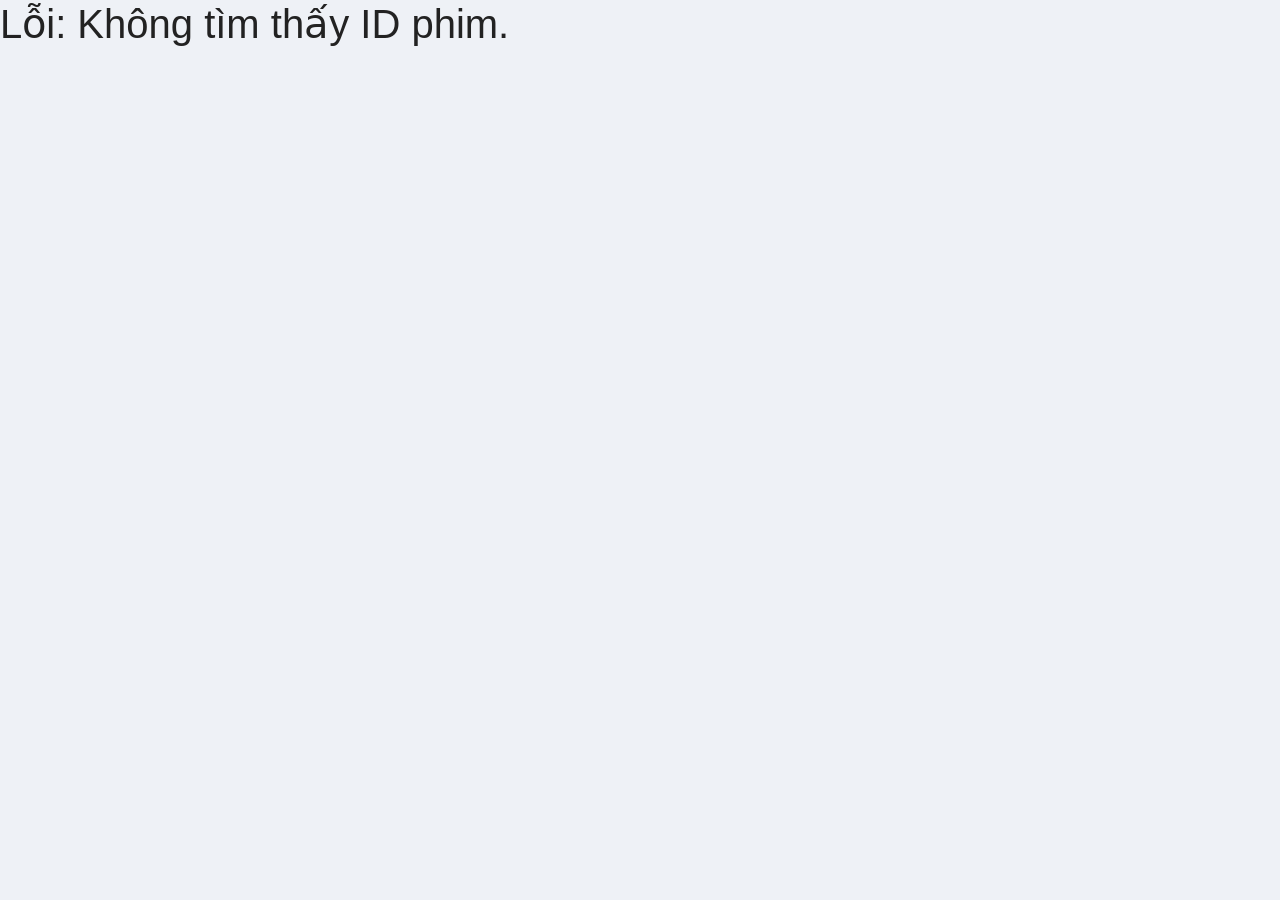
<file: movie-detail.html>
<!DOCTYPE html>
<html lang="vi">
  <head>
    <meta charset="UTF-8" />
    <meta name="viewport" content="width=device-width, initial-scale=1.0" />
    <title>Đang tải thông tin phim...</title>
    <link
      rel="shortcut icon"
      href="./assets/img/logocinemasuperultraprovipmaxplus.webp"
      type="image/x-icon"
    />

    <link
      href="https://cdn.jsdelivr.net/npm/bootstrap@5.3.3/dist/css/bootstrap.min.css"
      rel="stylesheet"
    />
    <link
      rel="stylesheet"
      href="https://cdnjs.cloudflare.com/ajax/libs/font-awesome/6.6.0/css/all.min.css"
      integrity="sha512-Kc323vGBEqzTmouAECnVceyQqyqdsSiqLQISBL29aUW4U/M7pSPA/gEUZQqv1cwx4OnYxTxve5UMg5GT6L4JJg=="
      crossorigin="anonymous"
      referrerpolicy="no-referrer"
    />
    
    <link rel="stylesheet" href="assets/css/menu.css" />
    <link rel="stylesheet" href="./assets/css/movie.css" />
    <link rel="stylesheet" href="assets/css/style.css" />
    <link rel="stylesheet" href="assets/css/theme.css">
    <script src="assets/js/cinema-store.js"></script>
</head>

  <body class="movie-details-page">

    <div id="header">
      <div class="nav-logo">
        <a href="./index.html">
          <img src="./assets/img/logocinemasuperultraprovipmaxplus.webp" alt="" />
        </a>
      </div>

        <div class="nav-layout">
          <ul class="nav nav-pills">
            <li class="nav-item">
              <a class="nav-link active" aria-current="page" href="index.html">Trang chủ</a>
            </li>
            <li class="nav-item">
              <a class="nav-link" href="new.html">Tin tức</a>
            </li>
            <li>
              <a class="nav-link" href="about.html">Giới thiệu</a>
            </li>
          </ul>
        </div>

      </div>  
    </div>

    <div class="background">
      <img id="movie-background-img" src="" alt="Background" />
    </div>

    <div class="overlay"></div>

    <div class="movie-container">
      <div class="poster">
        <img id="movie-poster" src="" alt="Poster phim" />
      </div>

      <div class="movie-info">
        <div id="movie-age-tag" class="age-tag"></div>
        <h1 id="movie-title" class="movie-title"></h1>
        <p id="movie-meta" class="movie-meta"></p>

        <div class="rating">
          <span class="icon">🔥</span>
          <span id="movie-rating-text"></span>
        </div>

        <p id="movie-tagline" class="tagline"></p>

        <div class="movie-desc">
          <h3>Nội Dung Phim</h3>
          <p id="movie-description"></p>
        </div>

        <div class="movie-extra">
          <p><b>Ngày chiếu:</b> <span id="movie-release-date"></span></p>
        </div>

        <div class="actions">
          <button id="trailer-btn" class="trailer-btn" data-link="">
            Xem trailer
          </button>
        </div>

        <div class="trailer-popup" id="trailerPopup">
          <div class="trailer-content">
            <span class="close-btn" onclick="closeTrailer()">&times;</span>
            <iframe
              id="trailerFrame"
              width="1000"
              height="562.5"
              src=""
              title="Trailer phim"
              frameborder="0"
              allow="accelerometer; autoplay; clipboard-write; encrypted-media; gyroscope; picture-in-picture"
              allowfullscreen
            ></iframe>
          </div>
        </div>

        <div class="schedule">
          <h3 id="schedule-title">Lịch chiếu</h3>

          <div class="date-selector" id="dateSelector"></div>

          <div class="showtime" id="showtimeSection">
            <h4 id="showtime-format"></h4>
            <div class="time-slots" id="timeSlots"></div>
          </div>
        </div>
      </div>
    </div>

    <script src="./assets/js/movie-data.js"></script>
    <script src="./assets/js/detail-page.js"></script>
    <script src="./assets/js/movie.js"></script>
    <script src="assets/js/admin.js"></script> 
  </body>
</html>
</file>
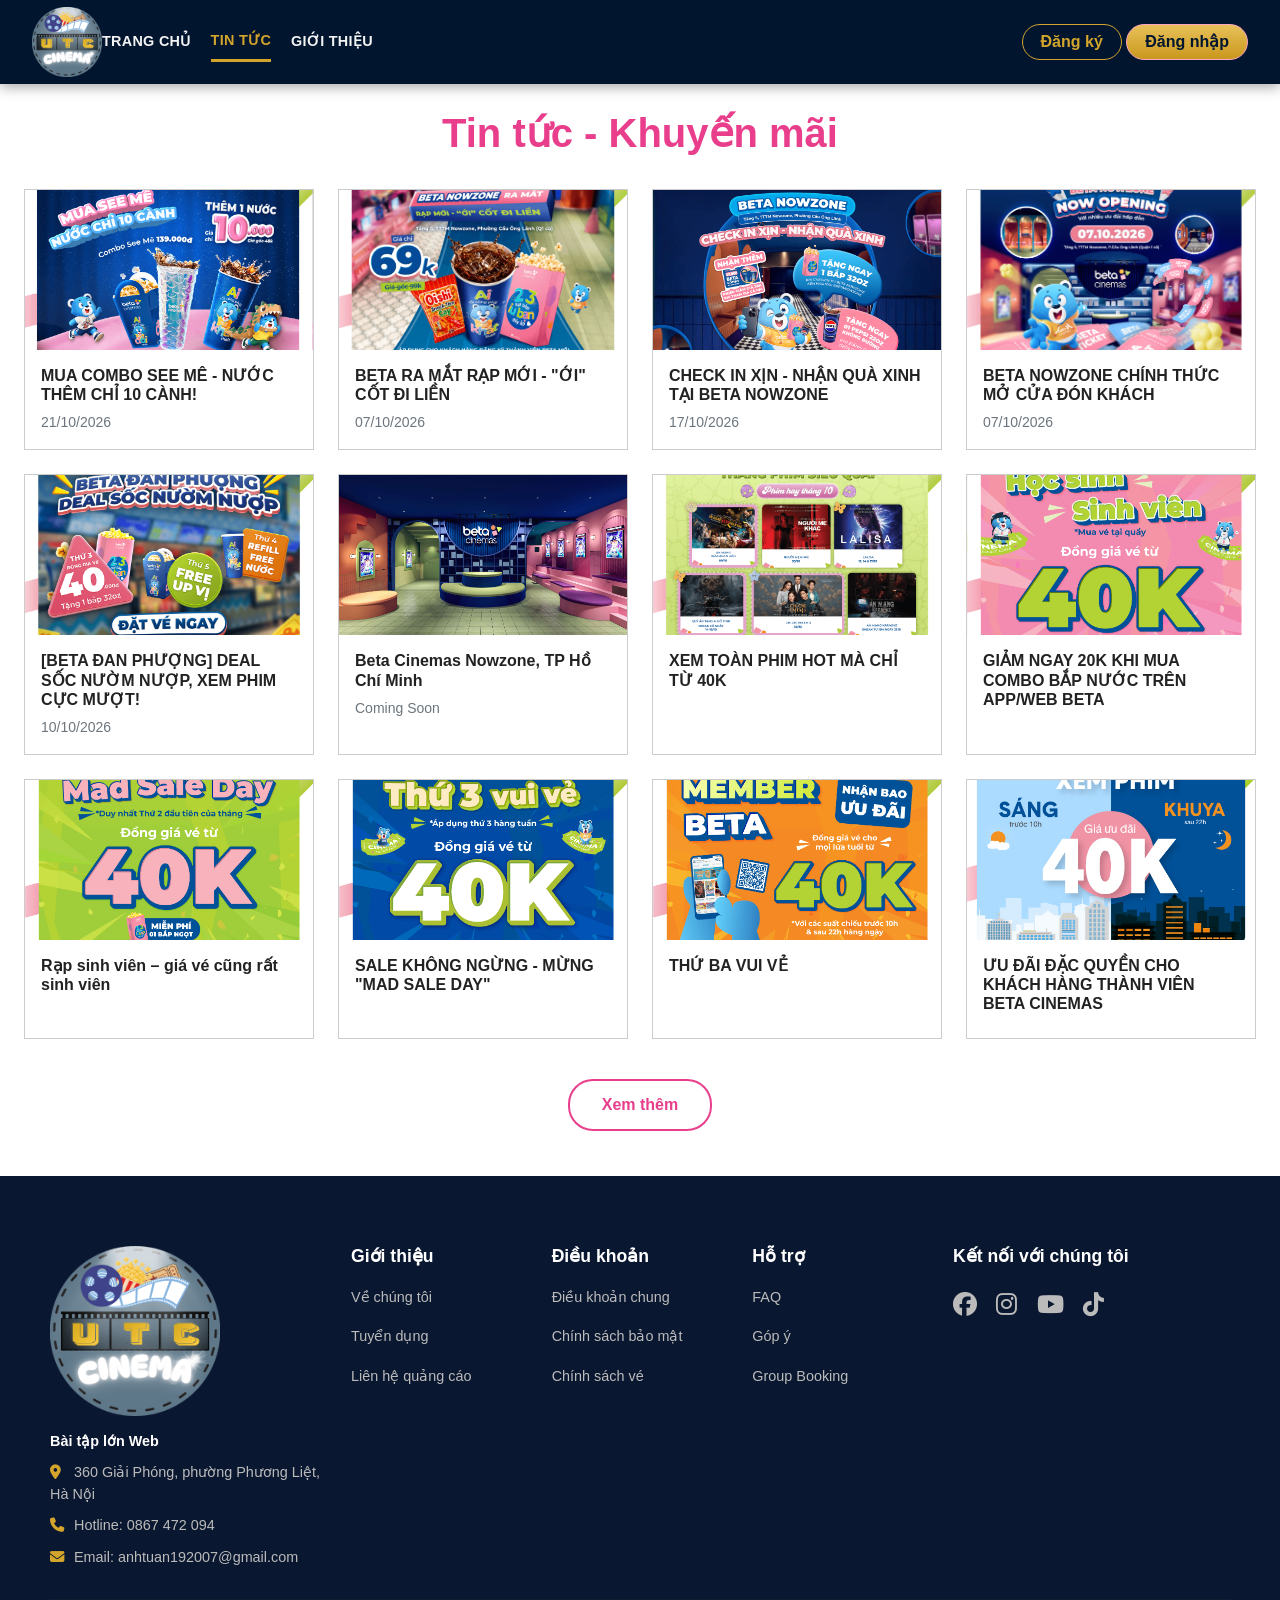
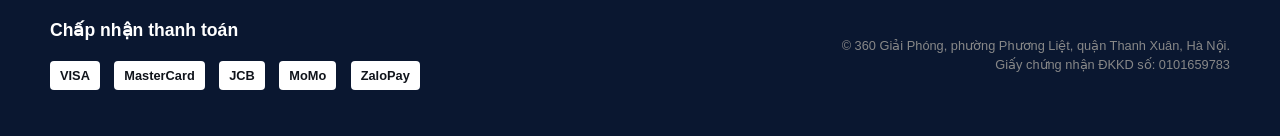
<file: new.html>
<!DOCTYPE html>
<html lang="en">
  <head>
    <meta charset="UTF-8" />
    <meta name="viewport" content="width=device-width, initial-scale=1.0" />
    <meta name="description" content="Cinema website" />
    <meta name="keywords" content="HTML, CSS, JavaScript" />
    <meta name="author" content="Nguyen Anh Tuan" />

    <link rel="stylesheet" href="assets/css/menu.css" />
    <link rel="stylesheet" href="assets/css/new.css" />

    <link
      rel="stylesheet"
      href="https://cdnjs.cloudflare.com/ajax/libs/font-awesome/6.6.0/css/all.min.css"
      integrity="sha512-Kc323vGBEqzTmouAECnVceyQqyqdsSiqLQISBL29aUW4U/M7pSPA/gEUZQqv1cwx4OnYxTxve5UMg5GT6L4JJg=="
      crossorigin="anonymous"
      referrerpolicy="no-referrer"
    />
  <!-- Bootstrap CSS --> 
    <title>Cinema website</title>
    <link
      rel="shortcut icon"
      href="./assets/img/logocinemasuperultraprovipmaxplus.webp"
      type="image/x-icon"
    />
    <link
      href="https://cdn.jsdelivr.net/npm/bootstrap@5.3.3/dist/css/bootstrap.min.css"
      rel="stylesheet"
      integrity="sha384-QWTKZyjpPEjISv5WaRU9OFeRpok6YctnYmDr5pNlyT2bRjXh0JMhjY6hW+ALEwIH"
      crossorigin="anonymous"
    />

    <link rel="stylesheet" href="assets/css/style.css" />
    <link rel="stylesheet" href="assets/css/theme.css">
    <script src="assets/js/cinema-store.js"></script>
</head>

  <body>
    <div id="header">
      <div class="nav-logo">
        <a href="./index.html">
          <img src="./assets/img/logocinemasuperultraprovipmaxplus.webp" />
        </a>
      </div>

      <div class="nav-layout">
        <ul class="nav nav-pills">
          <li class="nav-item">
            <a class="nav-link" aria-current="page" href="index.html"
              >Trang chủ</a
            >
          </li>
          <li class="nav-item">
            <a
              class="nav-link active"
              href="#"
              >Tin tức</a
            >
          </li>
          <li>
            <a class="nav-link" href="about.html">Giới thiệu</a>
          </li>
        </ul>
        <div>
          <button class="btn-register js-register-btn">Đăng ký</button>
          <button class="btn-login js-login-btn">
            Đăng nhập
          </button>
        </div>
        <div class="login-user">
          <p class="login-name"></p>
          <button class="login-out js-login-out">Đăng xuất</button>
        </div>
      </div>
    </div>
    <!-- Login -->
    <div class="login js-login">
      <div class="login-container js-login-container">
        <div class="login-header">
          <h1>Đăng nhập</h1>
          <div class="login-close js-login-close">
            <i class="fa-solid fa-x"></i>
          </div>
        </div>
        <div class="login-body">
          <label for="email"> Email</label>
          <input type="email" name="" placeholder="Email" id="email1" />
          <label for="password"> Mật khẩu</label>
          <input
            type="password"
            name=""
            placeholder="Mật Khẩu"
            id="password1"
          />
          <p>Quên mật khẩu?</p>
          <button class="btn js-login-btn">Đăng nhập</button>
        </div>
        <footer class="login-footer">
          <p>Bạn chưa có tài khoản? <a href="#" class="trybtn">Đăng ký</a></p>
        </footer>
      </div>
    </div>

    <div class="register js-register">
      <div class="register-container js-register-container">
        <div class="register-header">
          <h1>Đăng ký</h1>
          <div class="register-close js-register-close">
            <i class="fa-solid fa-x"></i>
          </div>
        </div>
        <div class="register-body">
          <div class="register-card1">
            <div class="column">
              <label for="surname">Họ</label>
              <input type="surname" name="" placeholder="Họ" id="surname" />
            </div>
            <div class="column">
              <label for="name">Tên</label>
              <input type="name" name="" placeholder="Tên" id="name" />
            </div>
          </div>
          <div class="register-card2">
            <div class="column">
              <label for="accountName">Tên tài khoản</label>
              <input
                type="accountName"
                name=""
                placeholder="Tên tài khoản"
                id="accountName"
              />
            </div>
          </div>
          <div class="register-card3">
            <div class="column">
              <label for="number">Số điện thoại</label>
              <input type="text" placeholder="Số điện thoại" id="number" />
            </div>
            <div class="column">
              <label for="email">Email</label>
              <input type="email" name="" placeholder="Email" id="email2" />
            </div>
          </div>
          <div class="register-card4">
            <div class="column">
              <label for="password1">Mật khẩu</label>
              <input
                type="password"
                name=""
                placeholder="Mật khẩu"
                id="password2"
              />
            </div>
            <div class="column">
              <label for="password2">Xác nhận mật khẩu</label>
              <input
                type="password"
                name=""
                placeholder="Xác nhận mật khẩu"
                id="confirmPassword"
              />
            </div>
          </div>
          <button class="btn js-register-btn">Đăng Ký</button>
        </div>
        <footer class="register-footer">
          <p>Bạn đã có tài khoản? <a href="#" class="trybtn">Đăng nhập</a></p>
        </footer>
      </div>
    </div>
<!-- End login form -->
 <!-- News Section -->
    <section class="promotions-section">
      <h2 class="section-title">Tin tức - Khuyến mãi</h2>
      <div class="promotions-grid">
        <div class="promo-card">
          <img
            src="./assets/img/News/new1.jpg"
            class="promo-image"
          />
          <div class="promo-content">
            <h3 class="promo-title">
              MUA COMBO SEE MÊ - NƯỚC THÊM CHỈ 10 CÀNH! 
            </h3>
            <p class="promo-date">21/10/2026</p>
          </div>
        </div>

        <div class="promo-card">
          <img
            src="./assets/img/News/new2.jpg"
            class="promo-image"
          />
          <div class="promo-content">
            <h3 class="promo-title">
              BETA RA MẮT RẠP MỚI - "ỚI" CỐT ĐI LIỀN
            </h3>
            <p class="promo-date">07/10/2026</p>
          </div>
        </div>

        <div class="promo-card">
          <img
            src="./assets/img/News/new3.jpg"
            class="promo-image"
          />
          <div class="promo-content">
            <h3 class="promo-title">
              CHECK IN XỊN - NHẬN QUÀ XINH TẠI BETA NOWZONE
            </h3>
            <p class="promo-date">17/10/2026</p>
          </div>
        </div>

        <div class="promo-card">
          <img
            src="./assets/img/News/new4.jpg"
            class="promo-image"
          />
          <div class="promo-content">
            <h3 class="promo-title">
             BETA NOWZONE CHÍNH THỨC MỞ CỬA ĐÓN KHÁCH
            </h3>
            <p class="promo-date">07/10/2026</p>
          </div>
        </div>

        <div class="promo-card">
          <img
            src=".//assets/img/News/new5.jpg"
            class="promo-image"
          />
          <div class="promo-content">
            <h3 class="promo-title">
             [BETA ĐAN PHƯỢNG] DEAL SỐC NƯỜM NƯỢP, XEM PHIM CỰC MƯỢT!
            </h3>
            <p class="promo-date"> 10/10/2026</p>
          </div>
        </div>

        <div class="promo-card">
          <img
            src="./assets/img/News/new6.jpg"
            class="promo-image"
          />
          <div class="promo-content">
            <h3 class="promo-title">
            Beta Cinemas Nowzone, TP Hồ Chí Minh 
            </h3>
            <p class="promo-date">Coming Soon</p>
          </div>
        </div>

        <div class="promo-card">
          <img
            src="./assets/img/News/new7.jpg"
            class="promo-image"
          />
          <div class="promo-content">
            <h3 class="promo-title">
              XEM TOÀN PHIM HOT MÀ CHỈ TỪ 40K 
            </h3>
            <p class="promo-date"></p>
          </div>
        </div>

        <div class="promo-card">
          <img
            src="./assets/img/News/new8.jpg"
            class="promo-image"
          />
          <div class="promo-content">
            <h3 class="promo-title">
             GIẢM NGAY 20K KHI MUA COMBO BẮP NƯỚC TRÊN APP/WEB BETA
            </h3>
            <p class="promo-date"></p>
          </div>
        </div>

        <div class="promo-card">
          <img
            src="./assets/img/News/new9.jpg"
            class="promo-image"
          />
          <div class="promo-content">
            <h3 class="promo-title">
              Rạp sinh viên – giá vé cũng rất sinh viên
            </h3>
            <p class="promo-date"></p>
          </div>
        </div>

        <div class="promo-card">
          <img
            src="./assets/img/News/new10.jpg"
            class="promo-image"
          />
          <div class="promo-content">
            <h3 class="promo-title">
              SALE KHÔNG NGỪNG - MỪNG "MAD SALE DAY"
            </h3>
            <p class="promo-date"></p>
          </div>
        </div>

        <div class="promo-card">
          <img
            src="./assets/img/News/new11.jpg"
            class="promo-image"
          />
          <div class="promo-content">
            <h3 class="promo-title">
              THỨ BA VUI VẺ
            </h3>
            <p class="promo-date"></p>
          </div>
        </div>

        <div class="promo-card">
          <img
            src="./assets/img/News/new12.jpg"
            class="promo-image"
          />
          <div class="promo-content">
            <h3 class="promo-title">
              ƯU ĐÃI ĐẶC QUYỀN CHO KHÁCH HÀNG THÀNH VIÊN BETA CINEMAS
            </h3>
            <p class="promo-date"></p>
          </div>
        </div>
      </div>
      <div class="view-more-container">
        <button class="view-more-btn">Xem thêm</button>
      </div>
    </section>

    <div class="footer">
      <div class="container-fluid footer-content">
        <div class="row">
          <div class="col-lg-3 col-md-6 mb-4 mb-lg-0">
            <a href="./index.html">
              <img
                src="./assets/img/logocinemasuperultraprovipmaxplus.webp"
                class="footer-logo-img"
              />
            </a>
            <p class="footer-company-name">Bài tập lớn Web</p>
            <p>
              <i class="fa-solid fa-location-dot"></i> 360 Giải Phóng, phường Phương Liệt, Hà Nội
            </p>
            <p><i class="fa-solid fa-phone"></i> Hotline: 0867 472 094</p>
            <p>
              <i class="fa-solid fa-envelope"></i> Email:
             anhtuan192007@gmail.com
            </p>
          </div>

          <div class="col-lg-2 col-md-6 mb-4 mb-lg-0">
            <h5>Giới thiệu</h5>
            <ul class="nav flex-column">
              <li class="nav-item mb-2">
                <a href="#" class="nav-link">Về chúng tôi</a>
              </li>
              <li class="nav-item mb-2">
                <a href="#" class="nav-link">Tuyển dụng</a>
              </li>
              <li class="nav-item mb-2">
                <a href="#" class="nav-link">Liên hệ quảng cáo</a>
              </li>
            </ul>
          </div>

          <div class="col-lg-2 col-md-6 mb-4 mb-md-0">
            <h5>Điều khoản</h5>
            <ul class="nav flex-column">
              <li class="nav-item mb-2">
                <a href="#" class="nav-link">Điều khoản chung</a>
              </li>
              <li class="nav-item mb-2">
                <a href="#" class="nav-link">Chính sách bảo mật</a>
              </li>
              <li class="nav-item mb-2">
                <a href="#" class="nav-link">Chính sách vé</a>
              </li>
            </ul>
          </div>

          <div class="col-lg-2 col-md-6 mb-4 mb-md-0">
            <h5>Hỗ trợ</h5>
            <ul class="nav flex-column">
              <li class="nav-item mb-2">
                <a href="#" class="nav-link">FAQ</a>
              </li>
              <li class="nav-item mb-2">
                <a href="#" class="nav-link">Góp ý</a>
              </li>
              <li class="nav-item mb-2">
                <a href="#" class="nav-link">Group Booking</a>
              </li>
            </ul>
          </div>

          <div class="col-lg-3 col-md-12 mb-4">
            <h5>Kết nối với chúng tôi</h5>
            <div class="footer-social-icons">
              <a href="#"><i class="fa-brands fa-facebook"></i></a>
              <a href="#"><i class="fa-brands fa-instagram"></i></a>
              <a href="#"><i class="fa-brands fa-youtube"></i></a>
              <a href="#"><i class="fa-brands fa-tiktok"></i></a>
            </div>
          </div>
        </div>

        <hr class="footer-divider" />

        <div class="row footer-bottom-row">
          <div class="col-md-6 mb-3">
            <h5>Chấp nhận thanh toán</h5>
            <div class="footer-payment-icons">
              <span class="payment-icon">VISA</span>
              <span class="payment-icon">MasterCard</span>
              <span class="payment-icon">JCB</span>
              <span class="payment-icon">MoMo</span>
              <span class="payment-icon">ZaloPay</span>
            </div>
          </div>
          <div class="col-md-6 mb-3 text-md-end footer-copyright-text">
            <p>
              &copy; 360 Giải Phóng, phường Phương Liệt, quận Thanh Xuân, Hà Nội.
              <br />
              Giấy chứng nhận ĐKKD số: 0101659783
            </p>
          </div>
        </div>
      </div>
    </div>

    <script src="assets/js/login.js"></script>
    <script src="assets/js/admin.js"></script>
  </body>
</html>
</file>
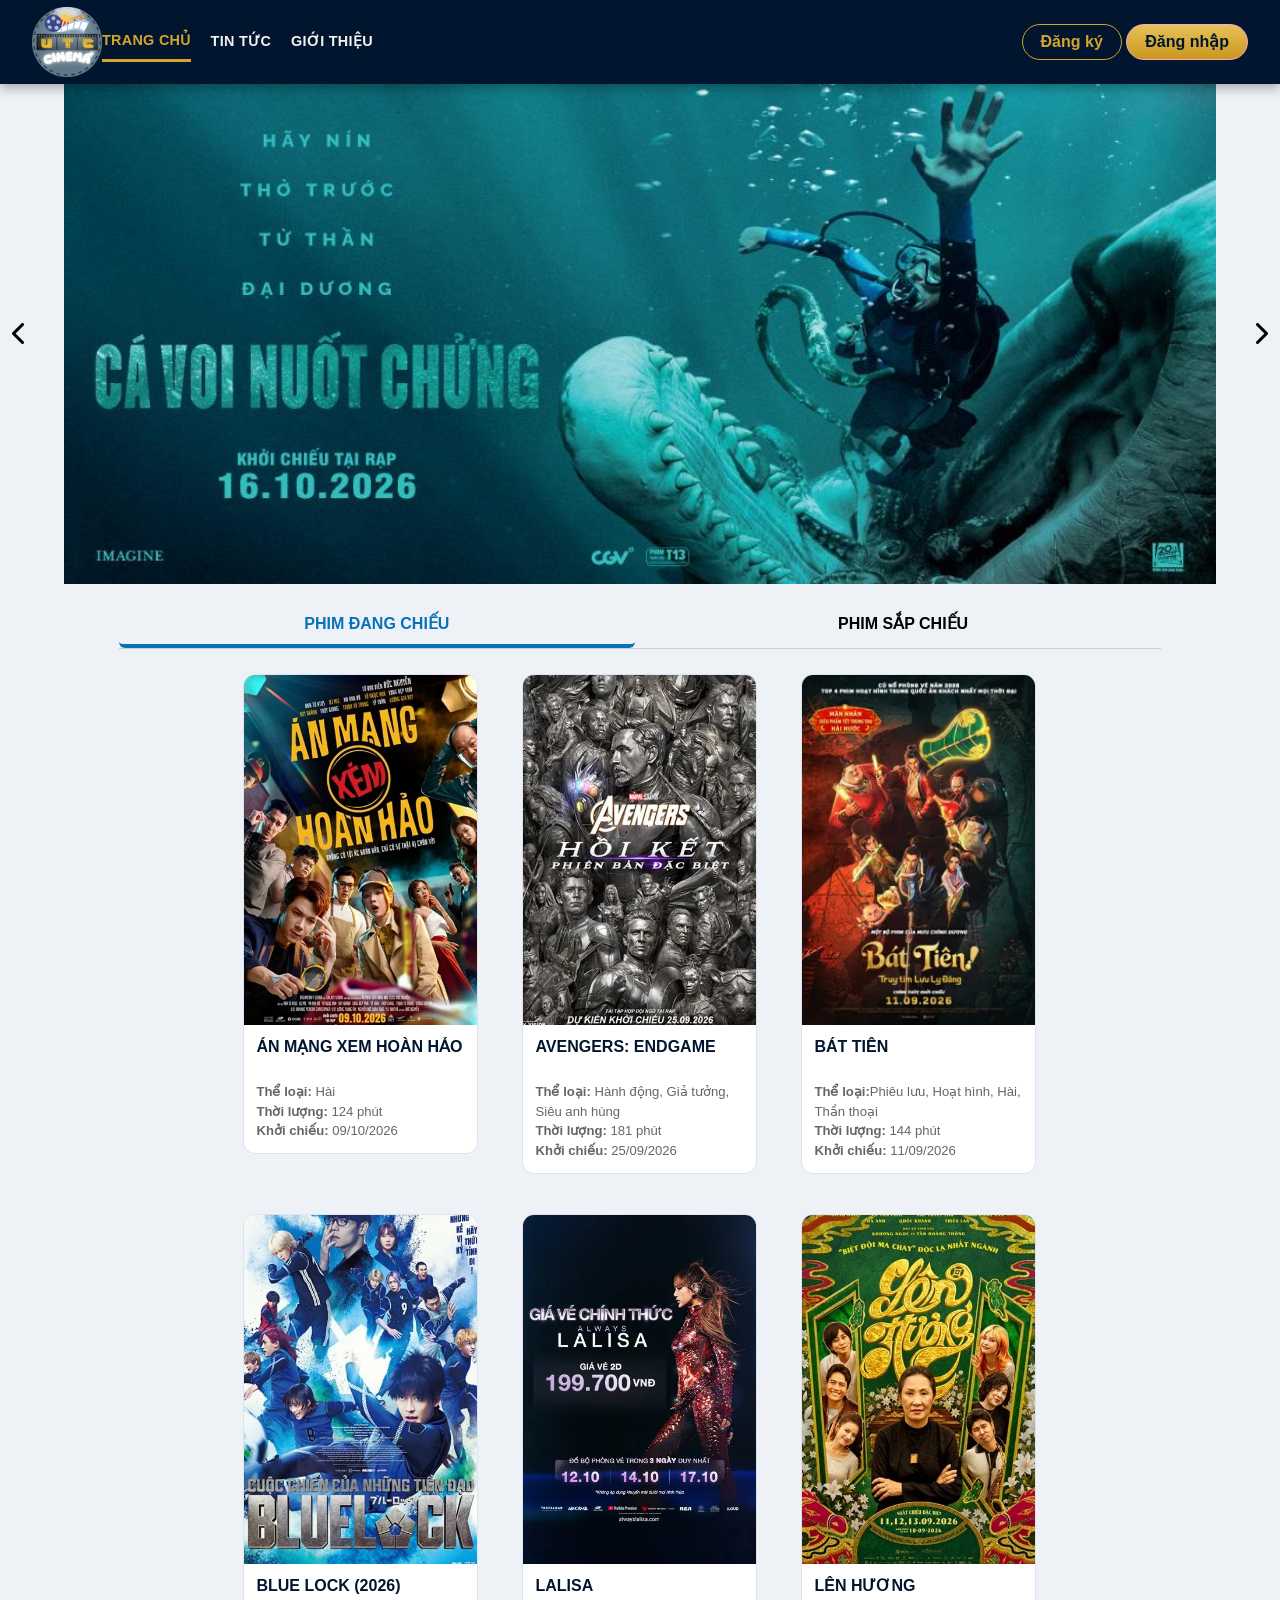
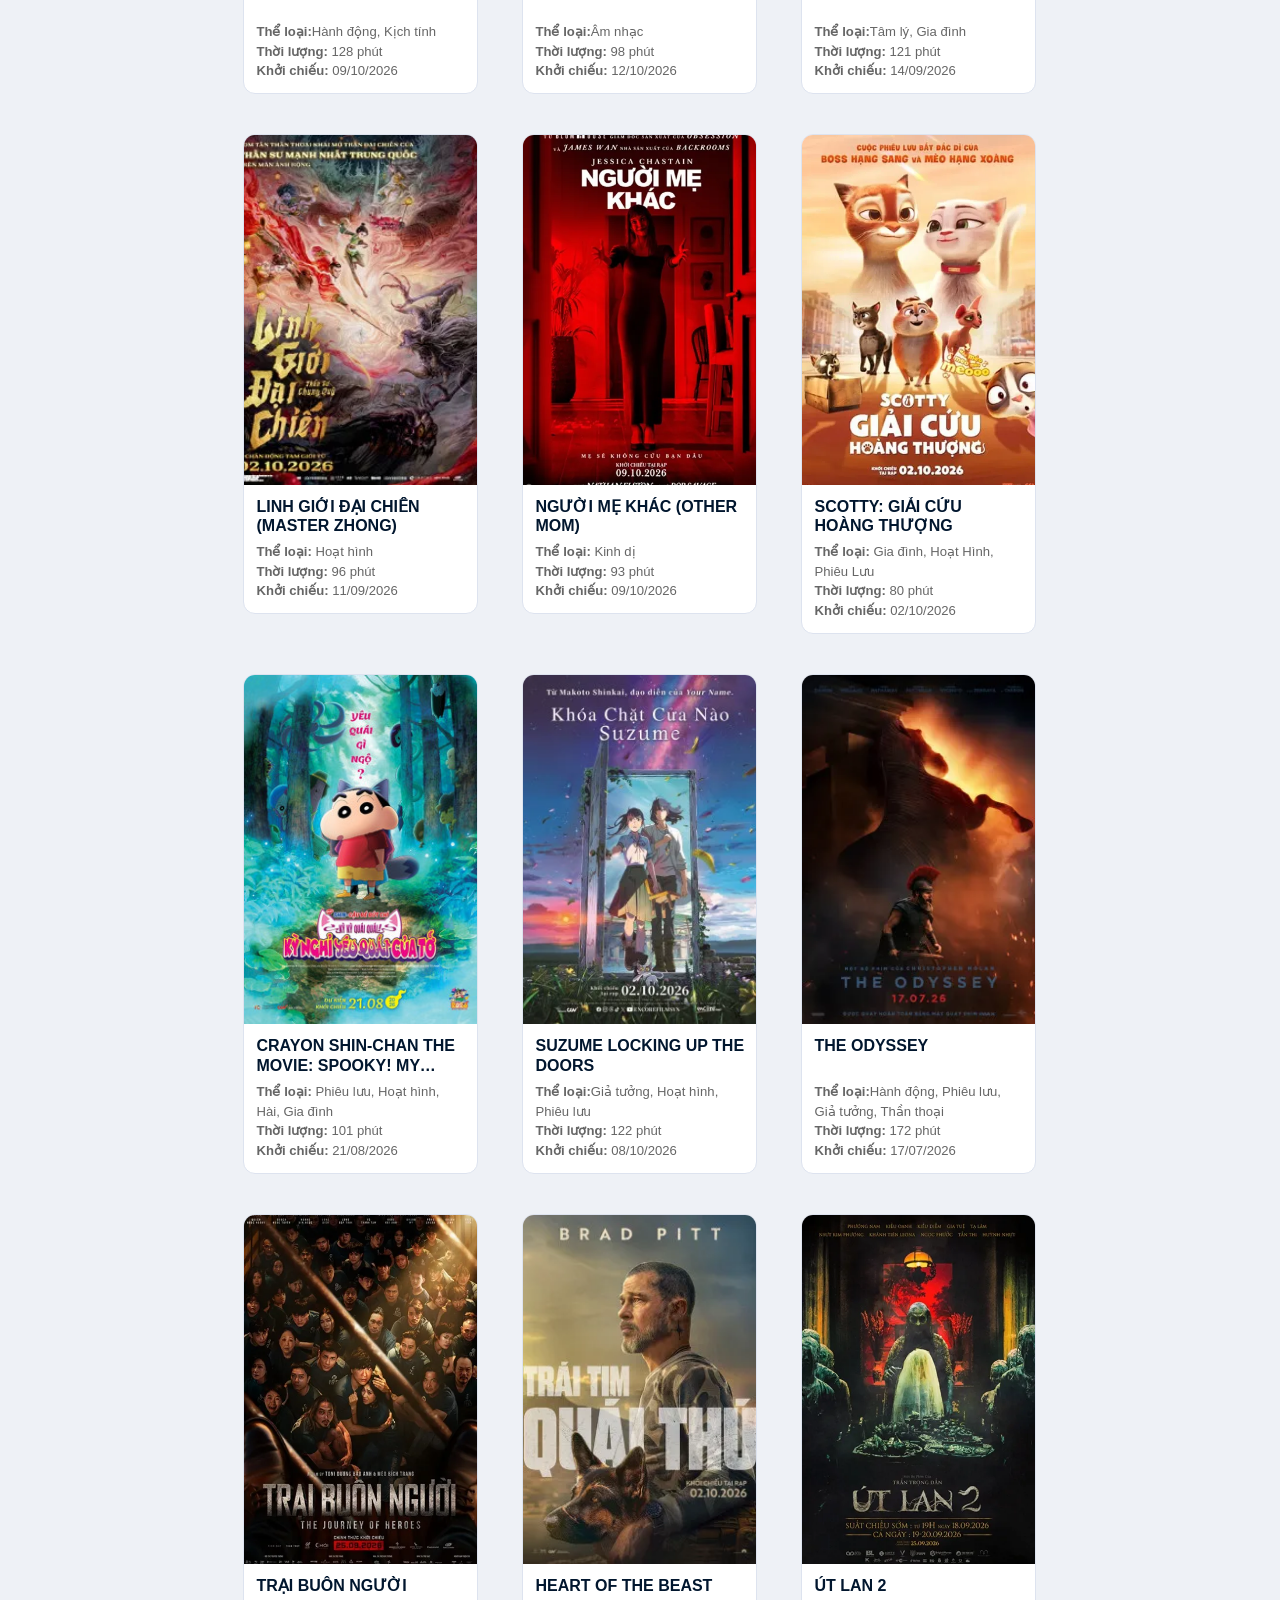
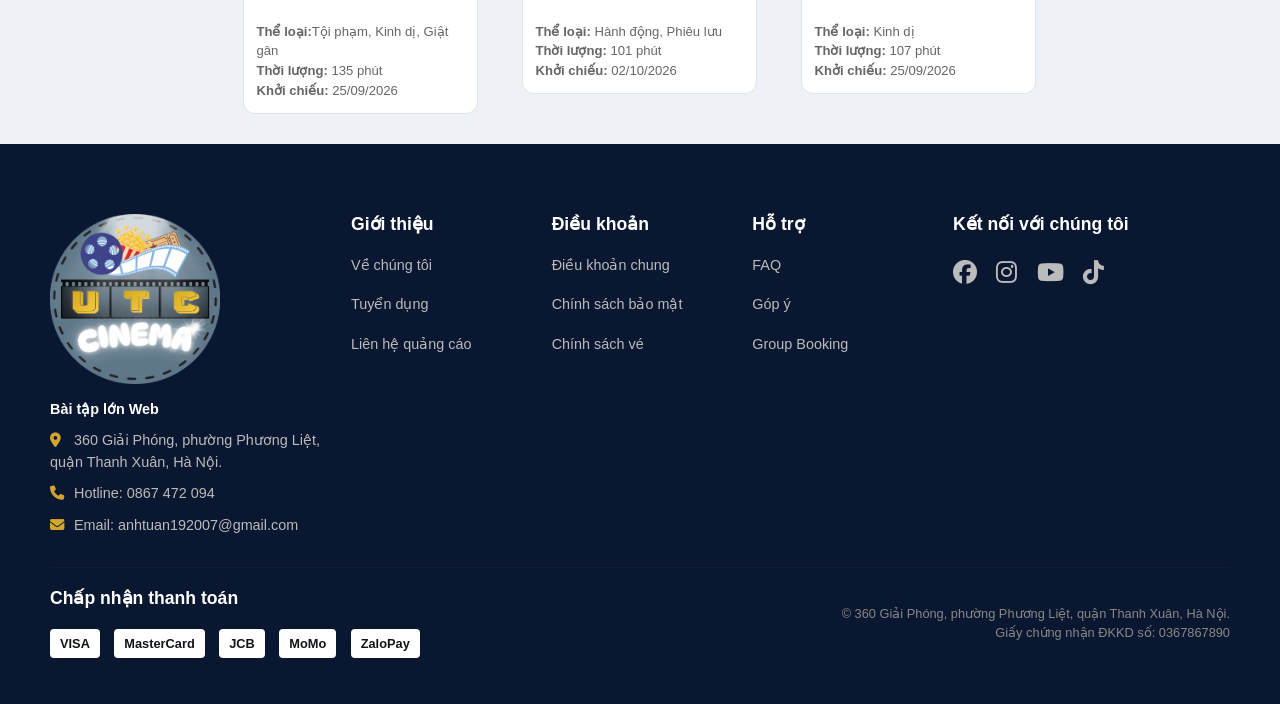
<file: seat.html>
<!DOCTYPE html>
<html lang="vi">
<head>
  <meta charset="UTF-8" />
  <meta name="viewport" content="width=device-width, initial-scale=1.0" />
  <title>Đặt vé</title>
  <link
      rel="shortcut icon"
      href="./assets/img/logocinemasuperultraprovipmaxplus.webp"
      type="image/x-icon"
    />

  <link rel="stylesheet" href="https://cdnjs.cloudflare.com/ajax/libs/font-awesome/6.6.0/css/all.min.css" />
  <link rel="stylesheet" href="assets/css/style.css" /> 
  <link rel="stylesheet" href="assets/css/menu.css" />
  <link rel="stylesheet" href="./assets/css/seat.css">
  <link rel="stylesheet" href="assets/css/theme.css">
  <script src="assets/js/cinema-store.js"></script>
</head>

  <body>

    <div id="header">
      <div class="nav-logo">
        <a href="./index.html">
          <img src="./assets/img/logocinemasuperultraprovipmaxplus.webp" alt="" />
        </a>
      </div>

      <div class="nav-layout">
        <ul class="nav nav-pills">
          <li class="nav-item">
            <a
              class="nav-link active"
              aria-current="page"
              href="index.html"
              >Trang chủ</a
            >
          </li>
          <li class="nav-item">
            <a class="nav-link" href="new.html">Tin tức</a>
          </li>
          <li class="nav-item">
            <a class="nav-link" href="index.html#movie-pills-nav">Đặt vé</a>
          </li>
        </ul>
        <div></div>
        <div class="login-user"></div>
      </div>
    </div>

    <div class="app">
      <main class="layout">
        <aside class="sidebar">
          <div class="poster">
            <img src="./assets/img/logocinemasuperultraprovipmaxplus.webp" alt="Poster" />
          </div>
          
          <h2>Tên phim</h2> 
          
          <p>Ngày chiếu: <strong>Chưa chọn</strong></p>
          <p>Suất chiếu: <strong>Chưa chọn</strong></p>

          <div class="summary">
            <p><span id="count">0</span> ghế • <span id="total">0₫</span></p>
            <button id="payBtn" disabled>Thanh toán</button>
          </div>

          <div class="legend">
            <span class="legend-item"><span class="seat normal"></span>Thường (50k)</span>
            <span class="legend-item"><span class="seat vip"></span>VIP (100k)</span>
            <span class="legend-item"><span class="seat booked"></span>Đã đặt</span>
            <span class="legend-item"><span class="seat selected"></span>Đang chọn</span>
          </div>
        </aside>

        <section class="cinema">
          <div class="screen">
            <img src="./assets/img/screen.webp" alt="Màn hình chiếu" />
          </div>

          <div id="seatMap" class="seat-map">
          </div>
        </section>
      </main>

      <div id="overlay" class="overlay hidden">
        <div class="modal">
          <button id="closePay" class="close">&times;</button>
          <h2>Xác nhận thanh toán</h2>

          <ul id="selectedList" class="seat-list"></ul>

          <div class="total">
            <span>Tổng cộng:</span> <strong id="payTotal">0₫</strong>
          </div>

          <div class="qr">
            <h4>Quét mã để thanh toán</h4>
            <img id="qrImage" src="./assets/img/qr.png" alt="QR" />
          </div>

          <button id="confirmPay" class="confirm">Hoàn tất</button>
        </div>
      </div>
    </div>

    <script src="./assets/js/movie-data.js"></script>
    <script src="./assets/js/seat.js"></script>
    <script src="assets/js/admin.js"></script>
  </body>
</html>
</file>
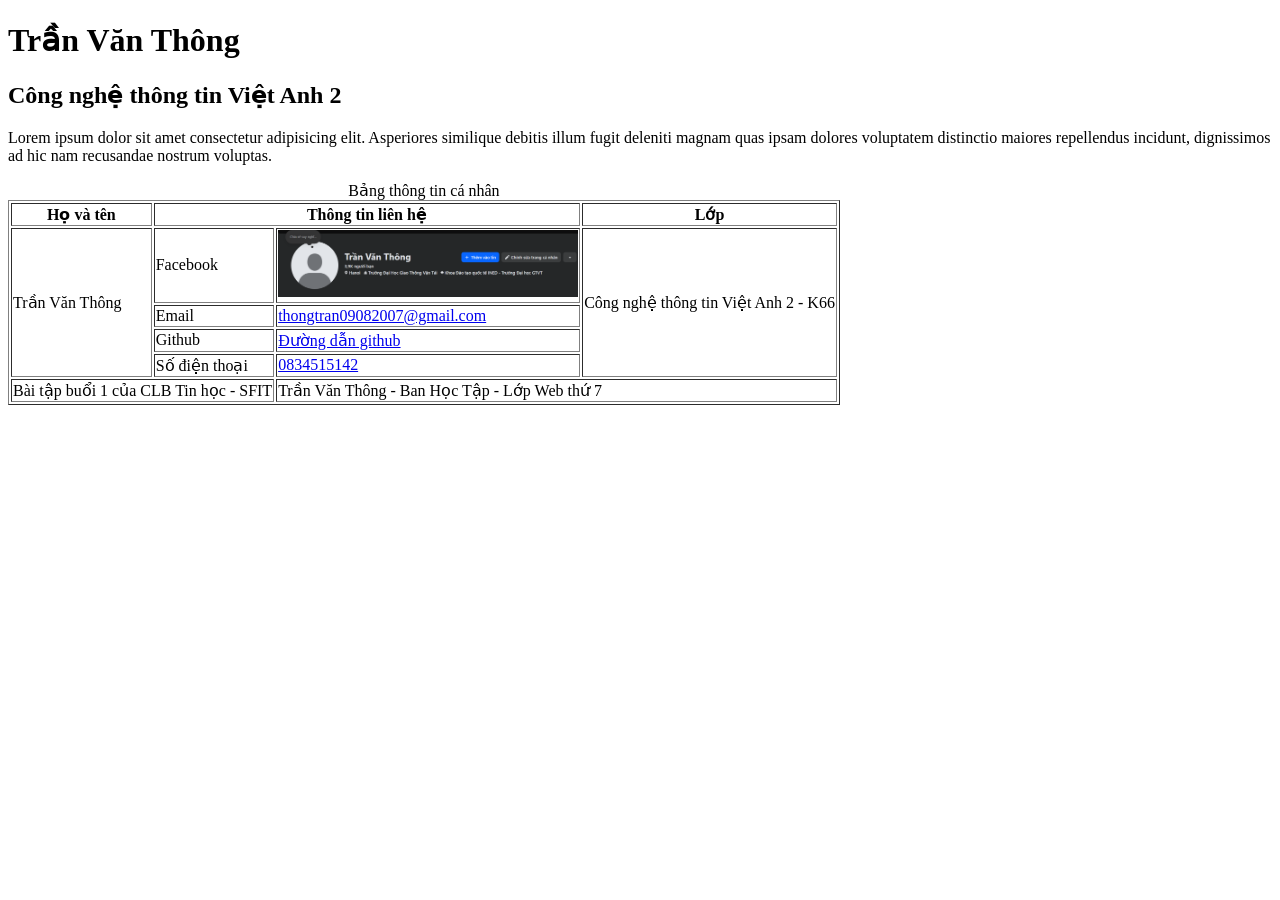
<file: CLB/Tuan 1/baitapbuoi1.html>
<!DOCTYPE html>
<html lang="vi">
<head>
    <meta charset="UTF-8">
    <meta name="viewport" content="width=device-width, initial-scale=1.0">
    <meta name="description" content="Trần Văn Thông - 252601090 - CNTTVA2">
    <meta name="author" content="Trần Văn Thông">
    <title>Bài tập buổi 1</title>
</head>
<body>
    <h1>Trần Văn Thông</h1>
    <h2>Công nghệ thông tin Việt Anh 2</h2>
    <p>
        Lorem ipsum dolor sit amet consectetur adipisicing elit. Asperiores similique debitis illum fugit deleniti magnam quas ipsam dolores voluptatem distinctio maiores repellendus incidunt, dignissimos ad hic nam recusandae nostrum voluptas.
    </p>
        <table border="1">
        <caption>Bảng thông tin cá nhân</caption>
        <thead>
            <tr>
                <th>Họ và tên</th>
                <th colspan="2">Thông tin liên hệ</th>
                <th>Lớp</th>
            </tr>
        </thead>
        <tbody>
            <tr>
                <td rowspan="4">Trần Văn Thông</td>
                <td>Facebook</td>
                <td>
                    <img src="tcn.png" alt="Facebook" width="300">
                </td>
                <td rowspan="4">Công nghệ thông tin Việt Anh 2 - K66</td>
            </tr>
            <tr>
                <td>Email</td>
                <td>
                    <a href="mailto:thongtran09082007@gmai.com">thongtran09082007@gmail.com</a>
                </td>
            </tr>
            <tr>
                <td>Github</td>
                <td>
                    <a href="https://github.com/TranThong0908">Đường dẫn github</a>
                </td>
            </tr>
            <tr>
                <td>Số điện thoại</td>
                <td>
                    <a href="tel:0834515142">0834515142</a>
                </td>
            </tr>
        </tbody>
        <tfoot>
            <tr>
                <td colspan="2">Bài tập buổi 1 của CLB Tin học - SFIT</td>
                <td colspan="2">Trần Văn Thông - Ban Học Tập - Lớp Web thứ 7</td>
            </tr>
        </tfoot>
    </table>
</body>
</html>
</file>
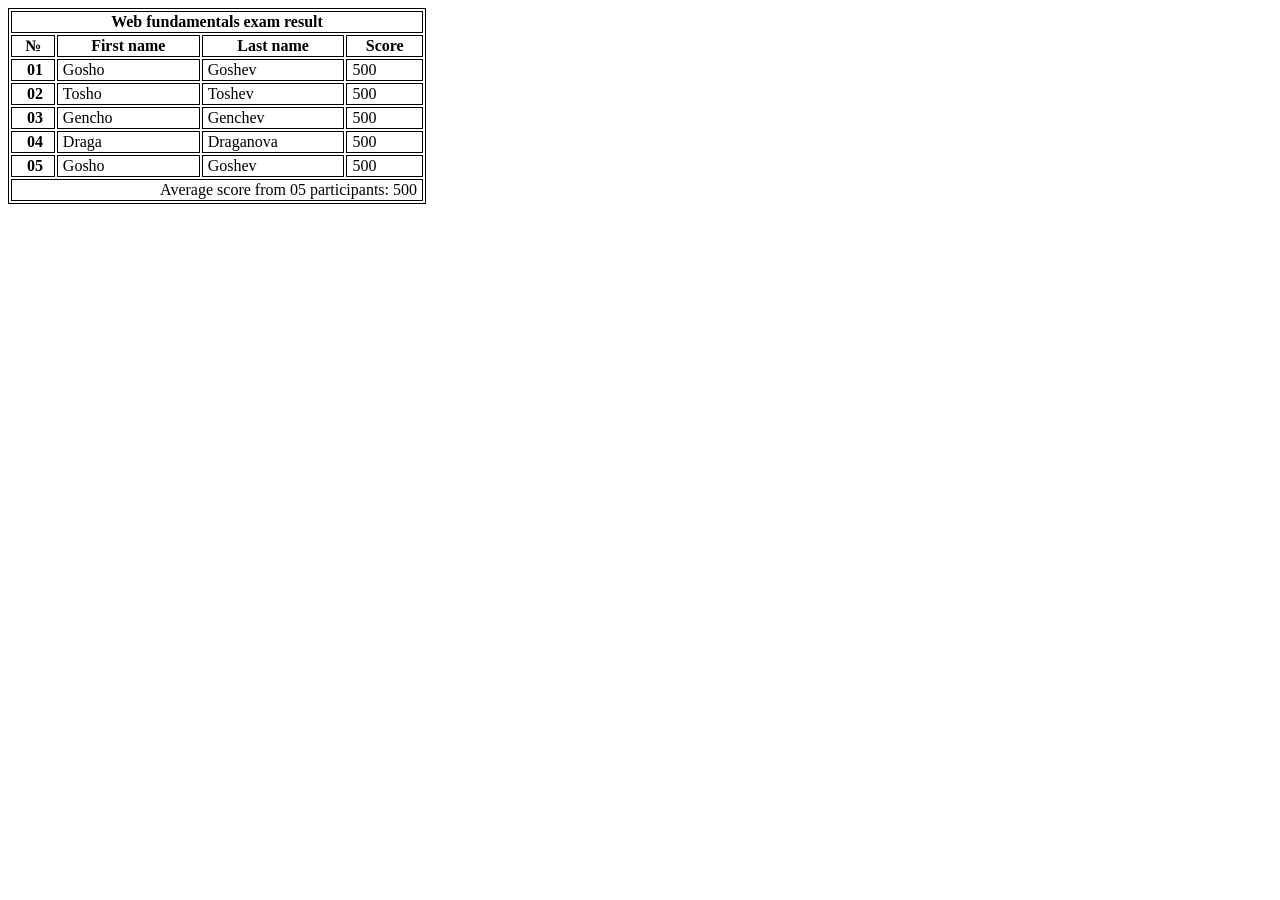
<file: Thuc hanh/Tuan1/exam-results.html>
<!DOCTYPE html>
<html lang="en">
<head>
    <meta charset="UTF-8">
    <title>Exam Results</title>
    <link rel="stylesheet" href="exam-results.css">
</head>
<body>
    <table>
        <thead>
            <tr>
                <th colspan="4">Web fundamentals exam result</th>
            </tr>
            <tr>
                <th>&#8470;</th>
                <th>First name</th>
                <th>Last name</th>
                <th>Score</th>
            </tr>
        </thead>

        <tbody>
            <tr>
                <td class="bold">01</td>
                <td>Gosho</td>
                <td>Goshev</td>
                <td>500</td>
            </tr>
            <tr>
                <td class="bold">02</td>
                <td>Tosho</td>
                <td>Toshev</td>
                <td>500</td>
            </tr>
            <tr>
                <td class="bold">03</td>
                <td>Gencho</td>
                <td>Genchev</td>
                <td>500</td>
            </tr>
            <tr>
                <td class="bold">04</td>
                <td>Draga</td>
                <td>Draganova</td>
                <td>500</td>
            </tr>
            <tr>
                <td class="bold">05</td>
                <td>Gosho</td>
                <td>Goshev</td>
                <td>500</td>
            </tr>
        </tbody>

        <tfoot>
            <tr>
                <td class="result" colspan="4">Average score from 05 participants: 500</td>
            </tr>
        </tfoot>
    </table>
</body>
</html>
</file>
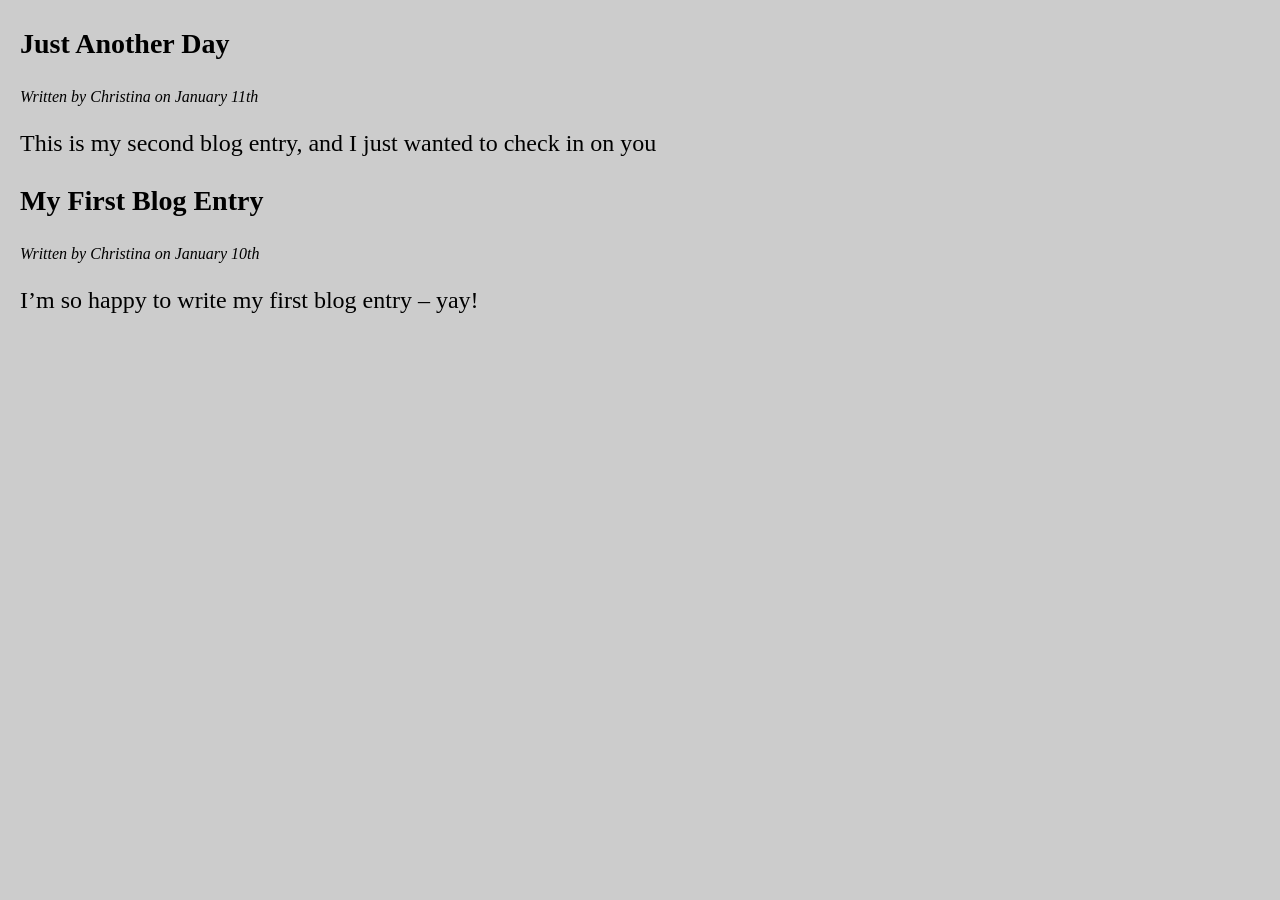
<file: Thuc hanh/Tuan1/page-content.html>
<!DOCTYPE html>
<html lang="en">
<head>
    <meta charset="UTF-8">
    <title>Page Content</title>
    <link rel="stylesheet" href="page-content.css">
</head>
<body>
    <section>
        <article>
            <header>
                <h1>Just Another Day</h1>
                <p>Written by Christina on January 11th</p>
            </header>

            <p>This is my second blog entry, and I just wanted to check in on you</p>
        </article>

        <article>
            <header>
                <h1>My First Blog Entry</h1>
                <p>Written by Christina on January 10th</p>
            </header>

            <p>I’m so happy to write my first blog entry – yay!</p>
        </article>
    </section>
</body>
</html>
</file>
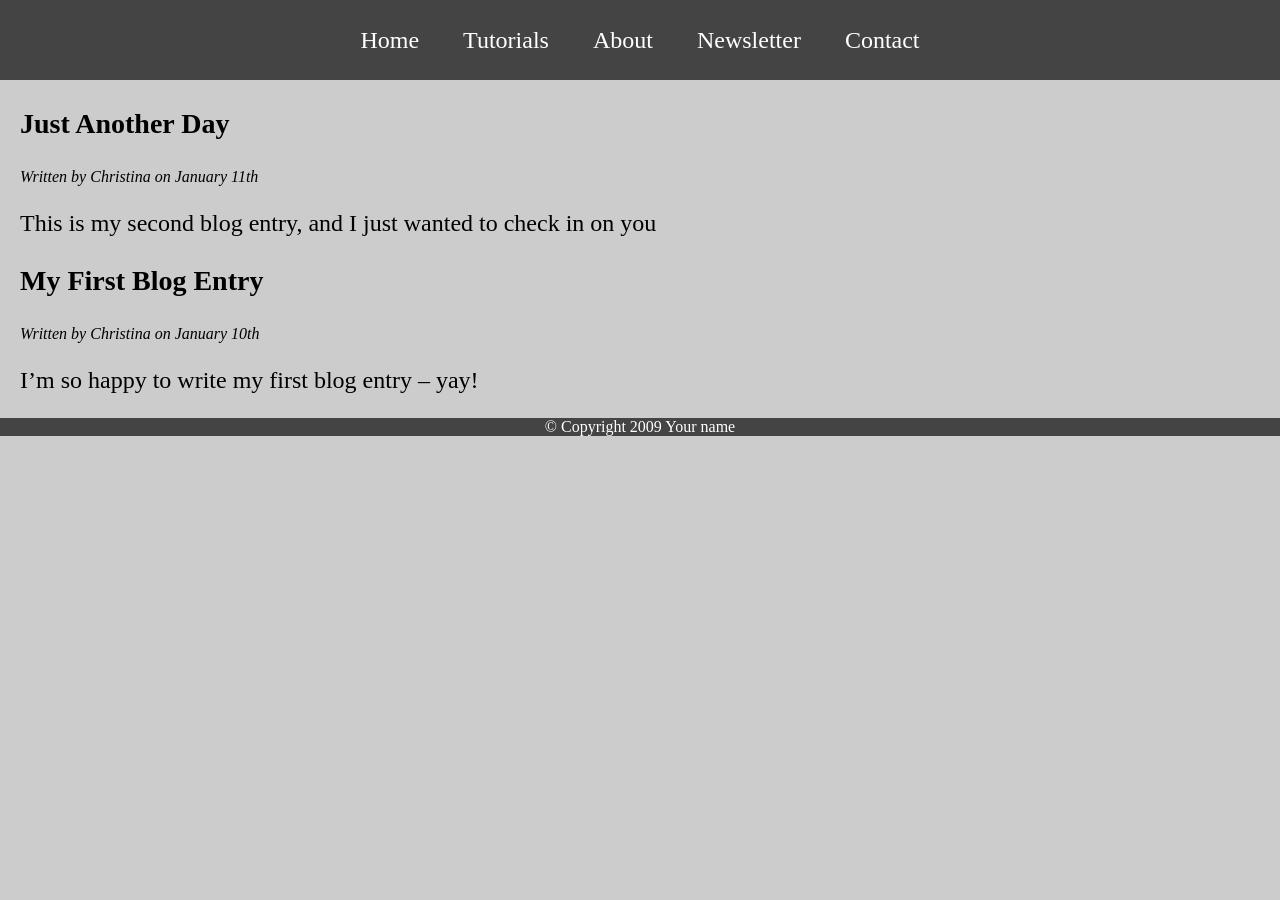
<file: Thuc hanh/Tuan1/simple-website.html>
<!DOCTYPE html>
<html lang="en">
<head>
    <meta charset="UTF-8">
    <title>Simple Website</title>
    <link rel="stylesheet" href="simple-website.css">
</head>
<body>
    <nav>
        <ul>
            <li><a href="#">Home</a></li>
            <li><a href="#">Tutorials</a></li>
            <li><a href="#">About</a></li>
            <li><a href="#">Newsletter</a></li>
            <li><a href="#">Contact</a></li>
        </ul>
    </nav>

    <section>
        <article>
            <header>
                <h1>Just Another Day</h1>
                <p>Written by Christina on January 11th</p>
            </header>

            <p>This is my second blog entry, and I just wanted to check in on you</p>
        </article>

        <article>
            <header>
                <h1>My First Blog Entry</h1>
                <p>Written by Christina on January 10th</p>
            </header>

            <p>I’m so happy to write my first blog entry – yay!</p>
        </article>
    </section>

    <footer>
        <p>&copy; Copyright 2009 Your name</p>
    </footer>
</body>
</html>
</file>
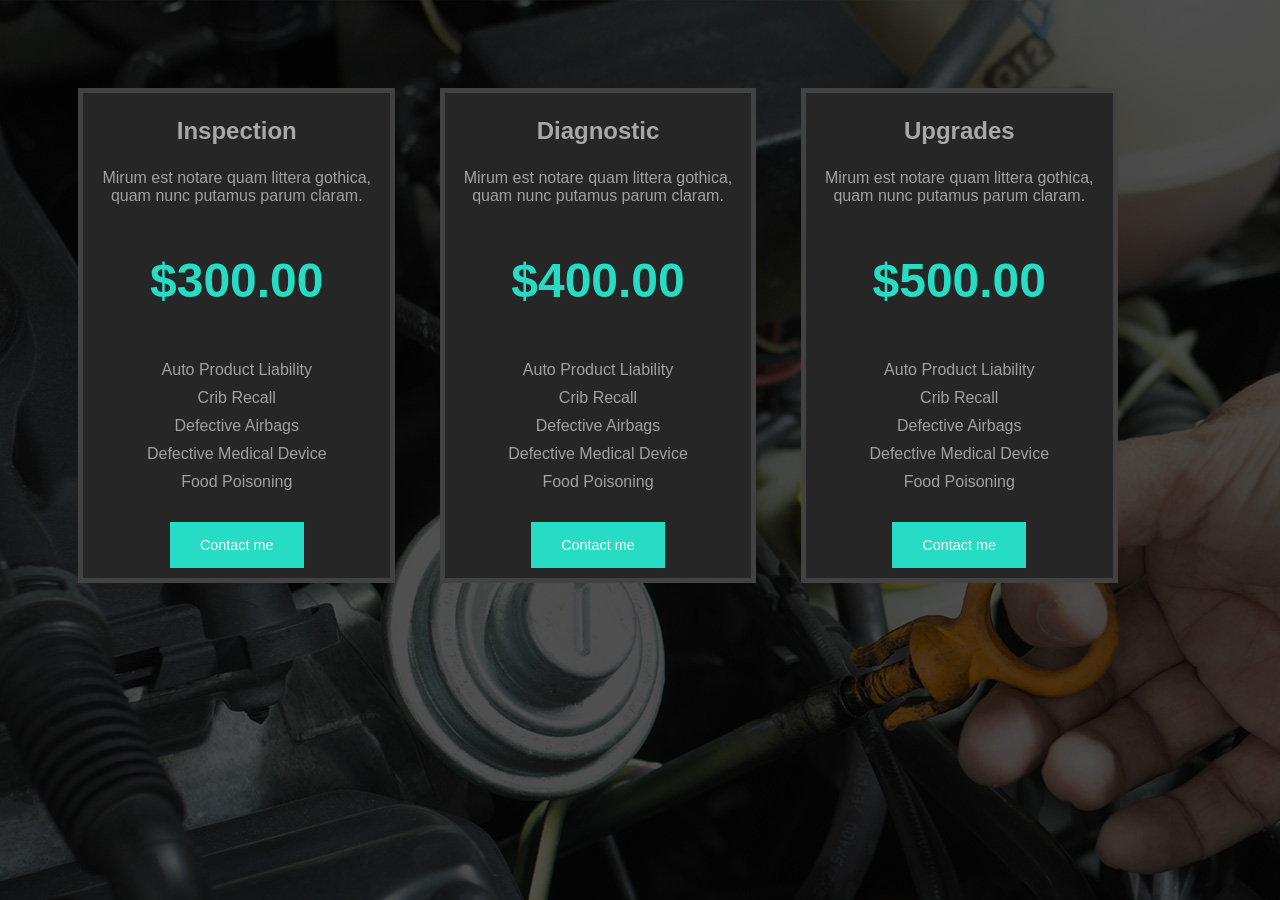
<file: Thuc hanh/Tuan3/plan-page.html>
<!DOCTYPE html>
<html lang="en">
<head>
    <meta charset="UTF-8">
    <title>Plan Page</title>
    <link rel="stylesheet" href="plan-page.css">
</head>
<body>
<section>
    <article>
        <h1>Inspection</h1>
        <p>Mirum est notare quam littera gothica, quam nunc putamus parum claram.</p>
        <p class="price">$300.00</p>
        <ul>
            <li>Auto Product Liability</li>
            <li>Crib Recall</li>
            <li>Defective Airbags</li>
            <li>Defective Medical Device</li>
            <li>Food Poisoning</li>
        </ul>
        <button>Contact me</button>
    </article>
    <article>
        <h1>Diagnostic</h1>
        <p>Mirum est notare quam littera gothica, quam nunc putamus parum claram.</p>
        <p class="price">$400.00</p>
        <ul>
            <li>Auto Product Liability</li>
            <li>Crib Recall</li>
            <li>Defective Airbags</li>
            <li>Defective Medical Device</li>
            <li>Food Poisoning</li>
        </ul>
        <button>Contact me</button>
    </article>
    <article>
        <h1>Upgrades</h1>
        <p>Mirum est notare quam littera gothica, quam nunc putamus parum claram.</p>
        <p class="price">$500.00</p>
        <ul>
            <li>Auto Product Liability</li>
            <li>Crib Recall</li>
            <li>Defective Airbags</li>
            <li>Defective Medical Device</li>
            <li>Food Poisoning</li>
        </ul>
        <button>Contact me</button>
    </article>

</section>
</body>
</html>
</file>
<file: assets/css/card.css>
body {
    background-color: #141414; /* Màu nền tối */
    font-family: Arial, sans-serif;
    margin: 0;
}

/* --- Kiểu dáng cho Custom Movie Card --- */
.custom-movie-card {
    width: 235px; /* Giữ nguyên kích thước bạn đã cung cấp */
    height: 530px;
    background-color: #1e1e1e;
    border-radius: 8px; /* Bo tròn các góc của card */
    overflow: hidden; /* Quan trọng: Ẩn đi phần ảnh bị phóng to tràn ra ngoài */
    cursor: pointer;
    color: white;
    margin-bottom: 20px; /* Thêm khoảng cách dưới cho mỗi card */
}

/* Làm mốc định vị cho nút đặt vé; ảnh giữ tỉ lệ poster 2:3. */
.custom-card-image-container {
    position: relative; 
    overflow: hidden; 
    aspect-ratio: 2 / 3; 
}

/* Ảnh chiếm toàn khung, object-fit: cover cắt phần thừa thay vì kéo méo. */
.custom-card-image-container img {
    width: 100%;
    height: 100%; 
    object-fit: cover; 
    display: block; 
}

/* Nút nằm chồng giữa ảnh; opacity bằng 0 để ẩn cho đến khi rê lên card. */
.custom-play-button {
    /* Định vị tuyệt đối so với custom-card-image-container */
    position: absolute;
    top: 50%;
    left: 50%;
    transform: translate(-50%, -50%); /* Căn giữa nút */

    /* Kiểu dáng mới: Hình chữ nhật */
    width: auto; /* Chiều rộng tự động theo nội dung */
    padding: 10px 20px; /* Thêm khoảng đệm bên trong */
    background-color: rgba(255, 255, 255, 0.5);/*trong suốt*/
    border: none; /* Loại bỏ viền */
    border-radius: 8px; /* Bo tròn nhẹ các góc */
    color: white; /* Màu chữ trắng */
    font-size: 1em;
    font-weight: bold;
    text-transform: uppercase; /* Chuyển chữ thành in hoa */
    letter-spacing: 1px; /* Khoảng cách giữa các chữ */
    white-space: nowrap; /* Ngăn chữ bị xuống dòng */
    text-decoration: none; /* Loại bỏ gạch chân mặc định của thẻ 'a' */

    /* Hiển thị và hiệu ứng */
    display: flex; 
    justify-content: center;
    align-items: center;
    opacity: 0; /* Mặc định ẩn nút */
    transition: opacity 0.4s ease, background-color 0.2s ease; /* Thêm hiệu ứng cho màu nền */
    pointer-events: all; /* Cho phép sự kiện chuột tác động lên nút */
    z-index: 10; /* Đảm bảo nút nằm trên ảnh */
}

/* Chỉ hiện nút đặt vé khi con trỏ đang ở trên card phim. */
.custom-movie-card:hover .custom-play-button {
    opacity: 1; /* Hiện nút "Đặt vé" */
}

/* Hiệu ứng khi hover trực tiếp lên nút "Đặt vé" */
.custom-play-button:hover {
    /* background-color: #ff202b; */
    background-image: linear-gradient(#F9cadb,#FDA6C4);
}

/* Căn giữa tiêu đề và thông tin nằm bên dưới poster. */
.custom-card-content {
    padding: 16px;
    text-align: center; /* Căn giữa nội dung text */
}

.custom-card-content h3 {
    margin: 0 0 4px 0; 
    font-size: 1.1em;
}

.custom-card-content p {
    margin: 0;
    font-size: 0.9em;
    color: #aaa; 
}

/* Tạo khoảng cách quanh mỗi cột Bootstrap để các card không dính nhau. */
.list-container .col {
    padding: 10px; 
}
a{
    margin: 0;
    padding: 0;
}
</file>
<file: assets/css/nav.css>
#movie-pills-nav {
  margin-bottom: 15px;
  border-bottom: 1px solid #ccc;
}

#movie-pills-nav .nav-link {
  background: transparent;
  
  border-bottom: 4px solid transparent;

  color: #000000;
  font-weight: 700;
  text-transform: uppercase;
}

#movie-pills-nav .nav-link.active {
  border-bottom-color: #0872b9;
  color: #0872b9;
}
</file>
<file: assets/css/menu.css>
#header {
  display: flex;
  align-items: center;
  justify-content: space-between;
}

.nav-layout {
  display: flex;
  align-items: center;
  gap: 12px;
  width: 100%;
}

.nav-pills {
  display: flex;
  flex: 1;
  align-items: center;
  gap: 10px;
  margin: 0;
  padding: 0;
}

.nav-layout li {
  list-style: none;
}
</file>
<file: assets/css/slide.css>
/* Khung chứa banner và các nút chuyển ảnh. */
#slide {
  display: flex;
  justify-content: center;
  overflow: hidden;
  position: relative;

}

#slide img {
  width: 90%;
  height: 500px;
}
/* Mũi tên chỉ hướng các ảnh. */
#slide .slide-btn {
  position: absolute;
  top: 50%;
  transform: translateY(-50%);
  padding: 12px;
  border: 0;
  background: transparent;
  color: #000000;
  cursor: pointer; 
  font-size: 24px;
}

#slide .slide-btn-left {
  left: 0;
}

#slide .slide-btn-right {
  right: 0;
}
</file>
<file: assets/css/style.css>
* {
    /* Xóa khoảng cách trình duyệt mặc định và chuẩn hóa cách tính kích thước. */
    padding: 0;
    margin: 0;
    box-sizing: border-box;
}

/* Chặn cuộn ngang ngoài ý muốn và đặt kiểu chữ/nền mặc định toàn trang. */
body {
    overflow-x: hidden;
    width: 100%;
    font-family: Arial, Helvetica, sans-serif;
    background-color: #fff;
    background-repeat: no-repeat;
    background-position: center center;
    background-size: cover;
}

/* Cuộn đến liên kết neo bằng chuyển động mượt thay vì nhảy tức thì. */
html {
    font-family: Arial, Helvetica, sans-serif;
    scroll-behavior: smooth;
}
.hidden {
    /* Lớp trạng thái dùng trong HTML/JavaScript để ẩn phần tử hoàn toàn. */
    display: none;
}
.row {
    /* Các phần tử con xếp trên cùng một hàng ngang. */
    display: flex;
    flex-direction: row;
}
/* Cột trong biểu mẫu đăng ký xếp dọc và chiếm hết chiều rộng vùng chứa. */
.column {
    display: flex;
    flex-direction: column;
    width: 100%;
    margin: 10px 10px 10px 0;
}






/* Kích thước và giao diện mặc định của các nút trên thanh điều hướng. */
.nav-layout button {
    width: 100px;
    height: 40px;
    color: #fff;
    background-color: #10141B;
    border-radius: 30px;
    border: 2px solid #fff;
}
.nav-layout .btn-login {
    background-image: linear-gradient(#F9cadb,#FDA6C4);
    border: 1px solid #FDA6C4;
    transition: transform 0.3s;
}
.nav-layout button:hover {
    cursor: pointer;
}

/* Keyframes dùng để hộp đăng nhập trượt vào vị trí đồng thời hiện ra. */
@keyframes modelFadeIn {
    from {
        opacity: 1;
        transform: translateX(-140px);
    }

    to {
        transform: translateX(0);
    }
}
.btn-login.remove{
    /* JavaScript thêm remove để ẩn nút đăng nhập sau khi đăng nhập thành công. */
    display: none;
}
.login.open {
    /* Lớp open bật popup đăng nhập vốn đang bị ẩn. */
    display: flex;
}
.login {
    /* Lớp nền phủ toàn màn hình và căn popup vào chính giữa. */
    position: fixed;
    top: 0;
    bottom: 0;
    left: 0;
    right: 0;
    z-index: 1000;
    display: none;
    align-items: center;
    justify-content: center;
    flex-direction: column;
    background-color: rgba(0, 0, 0, 0.4);
}
.login-container {
    /* Khung đăng nhập nằm trên lớp phủ và dùng animation khi xuất hiện. */
    background-color: #10141B;
    width: 450px;
    position: relative;
    animation: modelFadeIn ease 0.5s;
    border-radius: 20px;
    padding: 30px;
    display: flex;
    flex-direction: column;
    justify-content: space-between;
}
.login-header {
    /* Tiêu đề và nút đóng nằm ở hai đầu phần đầu popup. */
    color: #fff;
    float: right;
    display: flex;
    justify-content: space-between;
    flex: 1;
}
.login-close {
    /* Biểu thị nút đóng có thể được bấm. */
    cursor: pointer;
}
.login-body {
    /* Xếp nhãn, ô nhập và nút đăng nhập theo chiều dọc. */
    margin: 20px 0;
    display: flex;
    flex-direction: column;
    color: #fff;
    width: 100%;
    flex: 2;
}
.login-body input {
    /* Ô nhập tối đồng bộ với popup và có khoảng trống cho nội dung. */
    height: 50px;
    background-color: #10141B;
    border: 1px solid #1E293B;
    border-radius: 10px;
    margin: 10px 0;
    padding: 10px;
    color: #fff;
}
.login-body p {
    /* Liên kết phụ căn về bên phải, thường dùng cho quên mật khẩu. */
    display: flex;
    margin: 15px 0;
    /* color: #E54242; */
    color: #FDA6C4;
    justify-content: end;
    cursor: pointer;
}
.login-body p:hover {
    /* Gạch chân nội dung phụ khi rê chuột để báo tương tác. */
    text-decoration: underline;
}
.login-body button {
    /* Nút gửi thông tin đăng nhập. */
    /* background-image: linear-gradient(to right, #E6121D, #FB5F60); */
    background-image: linear-gradient(#F9cadb,#FDA6C4);
    height: 40px;
    border-radius: 20px;
    margin: 10px 0;
    /* color: #fff; */
    color: black;
    cursor: pointer;
}
.login-footer {
    /* Căn nội dung chân popup ra giữa. */
    color: #fff;
    flex: 2;
    display: flex;
    justify-content: center;
}

.login-footer a {
    /* Tô màu liên kết chuyển từ đăng nhập sang đăng ký. */
    /* color: #E54242; */
    color: #FDA6C4;
    text-decoration: none;
}

/* Các quy tắc dưới đây điều khiển popup đăng ký và các trường biểu mẫu. */
.btn-register.remove{
    display: none;
}
.register.open {
    display: flex;
}

.register {
    position: fixed;
    top: 0;
    bottom: 0;
    left: 0;
    right: 0;
    z-index: 1000; 
        /* làm cho đăng kí đăng nhập ko đè lên nhau */
    display: none;
    align-items: center;
    justify-content: center;
    flex-direction: column;
    background-color: rgba(0, 0, 0, 0.4);
}

.register-container {
    /* Khung đăng ký cao hơn để chứa đủ các trường thông tin. */
    background-color: #10141B;
    width: 500px;
    height: 600px;
    position: relative;
    animation: modelFadeIn ease 0.5s;
    border-radius: 20px;
    padding: 30px;
    display: flex;
    flex-direction: column;
    justify-content: space-between;
}

.register-header {
    color: #fff;
    float: right;
    display: flex;
    justify-content: space-between;
}

.register-close {
    cursor: pointer;
}

.register-body {
    display: flex;
    flex-direction: column;
    color: #fff;
    width: 100%;
    flex: 2;
}

.register-body input {
    /* Kiểu chung của ô nhập trong form đăng ký. */
    height: 50px;
    background-color: #10141B;
    border: 1px solid #1E293B;
    border-radius: 10px;
    padding: 10px;
    width: 100%;
    color: #fff;
}

.register-body .register-card1 {
    /* Các nhóm thông tin liên quan xếp ngang thành từng hàng. */
    display: flex;
    flex-direction: row;

}

.register-body .register-card2 {
    display: flex;
    flex-direction: row;

}

.register-body .register-card3 {
    display: flex;
    flex-direction: row;
}

.register-body .register-card4 {
    display: flex;
    flex-direction: row;
}


.register-body button {
    /* Nút gửi biểu mẫu đăng ký. */
    /* background-image: linear-gradient(to right, #E6121D, #FB5F60); */
    background-image: linear-gradient(#F9cadb,#FDA6C4);
    height: 40px;
    border-radius: 20px;
    margin: 10px 0;
    /* color: #fff; */
    color: black;
    cursor: pointer;
}

.register-footer {
    /* Căn lời nhắc và liên kết đăng nhập ở chân popup. */
    color: #fff;
    flex: 2;
    display: flex;
    justify-content: center;
}

.register-footer a {
    /* color: #E54242; */
    color: #FDA6C4;
    text-decoration: none;
}

/* Khu vực hiển thị thông tin tài khoản sau khi người dùng đăng nhập. */
.login-user.open{
    display: flex;
}
.login-user{
    display: none;
}

.login-user .login-avt{
    font-size: 30px;
    color: #fff;
}

.login-user .login-name{
    color: #fff;
    font-size: 15px;
    margin: 10px;
}


/* Nội dung chính và các quy tắc bố cục dùng trên trang. */

    
.section {
    /* Nền ảnh cho các phần nội dung có class section. */
    /* background-color: #10141b; */
    /* background-color: #fff; */
    background-image: url("../background/abt.avif");
        /* Màu nền card */
    padding-top: 20px;
    background-repeat: no-repeat;
    background-position: center center;
    background-size: cover;
    
}
#container {
    /* Chiều cao tự theo nội dung để tránh cắt phần tử con. */
    height: auto;
}
.col {
    padding: 15px;
}

/* Chân trang: màu nền tối, logo, liên kết, nút tải ứng dụng và bản quyền. */

.footer {
    background-color: #10141B; /* Đồng bộ màu với header */
    color: #bbb; /* Màu chữ chung, dễ đọc */
    padding-top: 20px;
    width: 100%;
}

.footer-content {
    /* Khoảng đệm bên trong footer tạo khoảng thở quanh các cột. */
    padding: 50px 50px 30px;
}

.footer h5 {
    /* Tiêu đề cột footer được làm sáng và đậm hơn nội dung thường. */
    color: #fff;
    font-weight: 600;
    font-size: 1.1rem;
    margin-bottom: 20px;
}

.footer-logo-img {
    /* Logo nằm thành một dòng riêng phía trên tên công ty. */
    display: block; /* Để nó là 1 block riêng */
    width: 300px; 
    margin-bottom: 15px;
}

.footer-company-name {
    /* Làm nổi bật tên đơn vị trong phần giới thiệu footer. */
    color: #fff;
    font-weight: bold;
    font-size: 1rem;
    margin-top: 10px;
}

.footer p {
    /* Cỡ chữ nhỏ hơn cho thông tin chi tiết ở chân trang. */
    font-size: 0.9rem;
    margin-bottom: 10px;
}

/* Icon bên cạnh text (địa chỉ, phone) */
.footer p i {
    /* Giữ biểu tượng địa chỉ/điện thoại có chiều rộng thống nhất. */
    width: 20px;
    color: #FDA6C4; /* Dùng màu hồng chủ đạo của web bạn */
}

/* Danh sách link */
.footer .nav-link {
    /* Liên kết footer bỏ nền mặc định và chỉ đổi màu khi tương tác. */
    padding: 0 0 10px 0; /* Chỉ cần đệm dưới */
    font-size: 0.9rem;
    color: #bbb; /* Màu link mặc định */
    background: none;
    transition: color 0.2s ease;
}

.footer .nav-link:hover {
    color: #fff; /* Hover sáng lên */
}

/* Icon mạng xã hội */
.footer-social-icons a {
    /* Tăng kích thước biểu tượng mạng xã hội và tạo khoảng cách ngang. */
    color: #bbb;
    font-size: 1.5rem; /* Kích thước icon */
    margin-right: 15px;
    transition: color 0.2s ease;
}

.footer-social-icons a:hover {
    color: #FDA6C4; /* Đổi màu khi hover */
}

/* Nút tải ứng dụng */
.footer-app-buttons {
    /* Hai nút tải ứng dụng xếp dọc, cách nhau một khoảng cố định. */
    display: flex;
    flex-direction: column; /* Xếp chồng 2 nút */
    gap: 15px; /* Khoảng cách giữa 2 nút */
}

.footer-app-buttons .app-button {
    /* Nút tải ứng dụng căn icon và chữ thành một hàng. */
    display: flex;
    align-items: center;
    background-color: #2a2e35; /* Nền nút tối */
    color: #fff;
    padding: 10px 15px;
    border-radius: 8px;
    text-decoration: none;
    transition: background-color 0.2s ease;
}

.footer-app-buttons .app-button:hover {
    background-color: #444;
}

.footer-app-buttons .app-button i {
    /* Icon ứng dụng lớn hơn chữ và cách chữ một khoảng nhỏ. */
    font-size: 2rem; /* Icon app to */
    margin-right: 10px;
}

.footer-app-buttons .app-button span {
    /* Chữ trong nút tải app nhỏ, căn trái, dòng gần nhau. */
    font-size: 0.8rem;
    line-height: 1.2;
    text-align: left;
}

.footer-app-buttons .app-button span strong {
    font-size: 1rem;
}

/* Đường phân cách giữa nhóm nội dung footer và hàng cuối. */
.footer-divider {
    border-top: 1px solid #333;
    margin-top: 20px;
    margin-bottom: 20px;
}

/* Căn các nội dung thanh toán và bản quyền theo chiều dọc ở cuối footer. */
.footer-bottom-row {
    align-items: center;
}

.footer-payment-icons .payment-icon {
    /* Kiểu chữ giả lập logo phương thức thanh toán bằng nhãn văn bản. */
    /* Đây là style tạm thời, bạn nên thay bằng <img> */
    display: inline-block;
    padding: 5px 10px;  
    background-color: #fff;
    color: #10141B;
    border-radius: 4px;
    margin-right: 10px;
    font-weight: bold;
    font-size: 0.8rem;
}

.footer-copyright-text p {
    /* Nội dung bản quyền nhỏ, màu xám và có khoảng cách dòng dễ đọc. */
    font-size: 0.8rem;
    color: #888;
    margin: 0;
    line-height: 1.5;
}
</file>
<file: assets/css/theme.css>
/* ===== Màu sắc và kiểu chữ toàn trang ===== */
:root {
  --navy: #01162e;
  --navy-2: #0a1730;
  --gold: #d4a52c;
  --brand: var(--gold);
  --brand-soft: #fff8e1;
  --bg: #eef1f6;
  --text: #222;
}

body {
  background: var(--bg);
  color: var(--text);
  font-family: "Roboto", "Segoe UI", Arial, sans-serif;
}

.section {
  background: var(--bg);
}

/* ===== Header: màu sắc và nhận diện ===== */
#header {
  min-height: 84px;
  height: auto;
  padding: 6px 32px;
  position: sticky;
  top: 0;
  z-index: 900;
  color: var(--text);
  background: var(--navy);
  box-shadow: 0 3px 12px rgba(0, 0, 0, 0.35);
}

.nav-logo {
  width: auto;
  margin: 0;
}

.nav-logo img {
  width: auto;
  height: 70px;
  max-height: none;
}

.nav-layout a {
  color: #f3f3f3;
  font-weight: 700;
  font-size: 0.9rem;
  text-transform: uppercase;
  letter-spacing: 0.3px;
}

.nav-layout .nav-pills {
  gap: 20px;
}

.nav-layout .nav-pills .nav-link {
  padding-right: 0;
  padding-left: 0;
}

.nav-layout a:hover {
  color: var(--gold);
}

.nav-layout .nav-link.active {
  color: var(--gold);
  background: transparent;
  border-radius: 0;
  border-bottom: 3px solid var(--gold);
}

.nav-layout button {
  width: auto;
  height: 36px;
  padding: 0 18px;
  color: var(--gold);
  background: transparent;
  border: 1px solid var(--gold);
  border-radius: 30px;
  font-weight: 700;
}

.nav-layout .btn-login {
  color: var(--navy);
  background: linear-gradient(#e8c15a, #c9971c);
}

.nav-layout .btn-login:hover {
  background: var(--gold);
}

.nav-layout .btn-register:hover {
  background: rgba(212, 165, 44, 0.15);
}

.login-user .login-name {
  color: #fff;
}

/* ===== Thẻ phim ===== */
.custom-movie-card {
  height: auto;
  color: var(--text);
  background: #fff;
  border: 1px solid #dde3ef;
  border-radius: 12px;
  box-shadow: none;
}

.custom-card-content {
  padding: 12px;
  text-align: left;
}

.custom-card-content h3 {
  min-height: 2.6em;
  overflow: hidden;
  color: var(--navy);
  font-size: 1rem;
  font-weight: 700;
  text-transform: uppercase;
  display: -webkit-box;
  -webkit-line-clamp: 2;
  -webkit-box-orient: vertical;
}

.custom-card-content p {
  color: #666;
  font-size: 0.82rem;
}

.custom-play-button {
  top: auto;
  bottom: 12px;
  transform: translateX(-50%);
  padding: 9px 22px;
  color: var(--navy);
  background: linear-gradient(#e8c15a, #c9971c);
  border-radius: 30px;
  font-size: 0.85rem;
}

.custom-play-button:hover {
  background: var(--gold);
}

a {
  text-decoration: none;
}

/* ===== Footer ===== */
.footer {
  /* Footer dùng xanh đậm thứ hai để phân biệt với header. */
  background: var(--navy-2);
}

.footer p i,
.footer-social-icons a:hover {
  color: var(--gold);
}

.footer-logo-img {
  width: 170px;
}

/* ===== Popup đăng nhập và đăng ký ===== */
.login-container,
.register-container {
  color: #fff;
  background: var(--navy);
  border: 1px solid var(--gold);
  border-radius: 16px;
}

.login-header,
.register-header,
.login-body,
.register-body,
.login-footer,
.register-footer {
  color: #fff;
}

.login-body input,
.register-body input {
  color: #fff;
  background: var(--navy-2);
  border: 1px solid #2c3b63;
  border-radius: 10px;
}

.login-body button,
.register-body button {
  color: var(--navy);
  background: linear-gradient(#e8c15a, #c9971c);
  border-radius: 30px;
}

.login-body p,
.login-footer a,
.register-footer a {
  color: var(--gold);
}

/* ===== Nút thao tác đặt vé ===== */
.movie-details-page .btn,
.movie-details-page button,
.seat-page button,
.btn-continue,
.btn-confirm,
#confirm-btn {
  color: var(--navy);
  background: linear-gradient(#e8c15a, #c9971c);
}

/* ===== Công cụ quản trị ===== */
#cinemaAdminTools[hidden],
#cinemaAdminDialog [hidden] {
  display: none !important;
}

#cinemaAdminTools {
  position: fixed;
  right: 16px;
  bottom: 16px;
  z-index: 1000;
  display: flex;
  flex-wrap: wrap;
  align-items: center;
  gap: 8px;
  max-width: calc(100vw - 32px);
  padding: 12px;
  background: #fff;
  border: 1px solid #ddd;
  border-top: 3px solid var(--brand);
  border-radius: 8px;
  box-shadow: 0 3px 20px #0002;
}

#cinemaAdminTools span {
  color: var(--brand);
  font-size: 12px;
  font-weight: 700;
}

#cinemaAdminTools button,
#cinemaAdminDialog button {
  width: auto;
  height: auto;
  padding: 9px 12px;
  color: var(--brand);
  background: #fff;
  border: 1px solid var(--brand);
  border-radius: 5px;
  font: inherit;
  font-size: 14px;
  line-height: 1.4;
  cursor: pointer;
}

#cinemaAdminTools button:hover,
#cinemaAdminDialog button:hover {
  background: var(--brand-soft);
}

/* ===== Hộp thoại thống kê quản trị ===== */
#cinemaAdminDialog {
  width: min(1080px, calc(100vw - 32px));
  max-width: none;
  max-height: 90vh;
  margin: auto;
  padding: 26px;
  overflow: auto;
  color: var(--text);
  background: #fff;
  border: 0;
  border-radius: 12px;
  box-sizing: border-box;
}

#cinemaAdminDialog::backdrop {
  background: #0009;
}

#cinemaAdminDialog .ca-heading {
  display: flex;
  justify-content: space-between;
  align-items: flex-start;
  gap: 16px;
}

#cinemaAdminDialog h2 {
  margin: 8px 0;
  color: var(--text);
  font-size: 25px;
}

#cinemaAdminDialog h3 {
  margin: 20px 0 12px;
  font-size: 19px;
}

#cinemaAdminDialog small {
  color: var(--brand);
  font-weight: 700;
}

#cinemaAdminDialog .ca-note {
  margin: 12px 0;
  color: #666;
  font-size: 13px;
  line-height: 1.6;
}

#cinemaAdminDialog .ca-tabs {
  display: flex;
  flex-wrap: wrap;
  gap: 10px;
  margin: 20px 0;
}

#cinemaAdminDialog button.ca-active,
#cinemaAdminDialog button[type="submit"] {
  color: #fff;
  background: var(--brand);
}

#caFilters {
  display: grid;
  grid-template-columns: 180px 1fr 1fr auto;
  align-items: end;
  gap: 12px;
}

#caFilters label {
  display: flex;
  flex-direction: column;
  gap: 6px;
  min-width: 0;
  color: var(--text);
  font-size: 14px;
}

#caFilters input,
#caFilters select {
  width: 100%;
  min-width: 0;
  height: 42px;
  padding: 7px;
  color: var(--text);
  background: #fff;
  border: 1px solid #bbb;
  border-radius: 5px;
  font-size: 14px;
  box-sizing: border-box;
}

#cinemaAdminDialog .ca-totals {
  display: grid;
  grid-template-columns: repeat(3, 1fr);
  gap: 12px;
  margin: 20px 0;
}

#cinemaAdminDialog .ca-totals div {
  padding: 18px;
  background: var(--brand-soft);
  border-radius: 6px;
}

#cinemaAdminDialog .ca-totals span,
#cinemaAdminDialog .ca-totals strong {
  display: block;
}

#cinemaAdminDialog .ca-totals span {
  font-size: 14px;
}

#cinemaAdminDialog .ca-totals strong {
  margin-top: 8px;
  color: var(--brand);
  font-size: 25px;
}

#cinemaAdminDialog .ca-table-wrap {
  overflow: auto;
}

#cinemaAdminDialog table {
  width: 100%;
  min-width: 600px;
  border-collapse: collapse;
  font-size: 14px;
}

#cinemaAdminDialog th,
#cinemaAdminDialog td {
  padding: 12px;
  border-bottom: 1px solid #ddd;
  text-align: left;
}

#cinemaAdminDialog th {
  background: #f5f5f5;
}

#caError {
  padding: 12px;
  color: #a00;
  background: #fff1f0;
}

#caEmpty {
  padding: 18px 0;
  color: #666;
}

/* ===== Điều chỉnh giao diện quản trị trên màn hình nhỏ ===== */
@media (max-width: 700px) {
  #cinemaAdminDialog {
    padding: 16px;
  }

  #caFilters,
  #cinemaAdminDialog .ca-totals {
    grid-template-columns: 1fr;
  }

  #cinemaAdminDialog h2 {
    font-size: 21px;
  }

  #cinemaAdminTools {
    right: 12px;
    bottom: 10px;
    left: 12px;
    justify-content: center;
  }
}
</file>
<file: assets/css/about.css>
#about-page-content {
  /* Các biến này gom màu, kích thước và bóng để tái sử dụng trong trang Giới thiệu. */
  --primary-color: #d90000;
  --button-bg: #ffe5e9;
  --button-text: #c02a4e;
  --text-dark: #222;
  --text-light: #f5f5f5;
  --container-width: 1140px;
  --shadow-light: 0 4px 12px rgba(0, 0, 0, 0.08);
  --shadow-dark: 0 6px 16px rgba(0, 0, 0, 0.15);

  /* Chỉ đặt phông chữ trong phần nội dung Giới thiệu, không ảnh hưởng toàn trang. */
  font-family: Arial, Helvetica, sans-serif;
}

/* Khối ảnh mở đầu trang; Flexbox căn nội dung vào chính giữa theo hai chiều. */
#about-page-content .hero-section {
  height: 800px;
  min-height: 300px;
  display: flex;
  align-items: center;
  justify-content: center;
  text-align: center;
  padding: 0 20px;
  background-image: url("../background/cfirm2.jpg");

  background-size: cover;
  background-position: center;
  color: var(--text-light);
}

#about-page-content .hero-content h1 {
  margin-top: -40px;
  text-transform: uppercase;
  text-shadow: 0 2px 8px rgba(0, 0, 0, 0.7);
  letter-spacing: 1px;
}

/* Dải thông tin có khoảng thở quanh nội dung; phần tràn ra ngoài bị ẩn. */
#about-page-content .info-section-strip {
  padding: 80px 20px;
  overflow: hidden;
}

/* Giới hạn bề rộng và đặt ảnh cạnh văn bản trên màn hình lớn. */
#about-page-content .info-container {
  max-width: var(--container-width);
  margin: 0 auto;
  display: flex;
  align-items: center;
  gap: 60px;
}

/* Chia đều không gian ngang cho cột ảnh và cột văn bản. */
#about-page-content .info-image-placeholder,
#about-page-content .info-text-box {
  flex: 1;
}

#about-page-content .info-image-placeholder img {
  /* Ảnh lấp đầy cột mà không méo; bo góc và đổ bóng tạo chiều sâu. */
  width: 100%;
  height: 100%;
  object-fit: cover;
  border-radius: 12px;
  box-shadow: var(--shadow-dark);
  display: block;
}

#about-page-content .info-text-box h2 {
  margin-bottom: 24px;
  text-transform: uppercase;
  color: var(--primary-color);
}

/* Đổi thứ tự hai cột để các dải nội dung có thể xen kẽ ảnh trái/phải. */
#about-page-content .reverse-layout .info-container {
  flex-direction: row-reverse;
}

/* Nút dùng chung màu thương hiệu; transition làm đổi màu/vị trí mượt khi rê chuột. */
#about-page-content .primary-button {
  display: inline-block;
  background-color: var(--button-bg);
  color: var(--button-text);
  padding: 14px 28px;
  border: none;
  border-radius: 8px;
  text-transform: uppercase;
  text-decoration: none;
  cursor: pointer;
  margin-top: 30px;
  transition: background-color 0.3s ease, transform 0.3s ease;
  box-shadow: var(--shadow-light);
}

#about-page-content .primary-button:hover {
  background-color: #ffd8de;
  transform: translateY(-3px);
}

/* Các lớp màu nền để HTML có thể chọn màu riêng cho từng dải thông tin. */
#about-page-content .light-pink-bg {
  background-color: #fdf2f2;
}

#about-page-content .mint-bg {
  background-color: #f0f9f8;
}

#about-page-content .orange-bg {
  background-color: #fff8f0;
}

#about-page-content .light-lavender-bg {
  background-color: #f5f4fa;
}


/* Màn hình hẹp chuyển bố cục hai cột thành một cột để dễ đọc trên điện thoại. */
@media (max-width: 768px) {
  #about-page-content .hero-section {
    height: 50vh;
  }

  #about-page-content .hero-content h1 {
    font-size: 2.2rem;
  }

  #about-page-content .info-section-strip {
    padding: 50px 20px;
  }

  #about-page-content .info-container {
    flex-direction: column;
    gap: 40px;
  }

  #about-page-content .reverse-layout .info-container {
    flex-direction: column-reverse;
  }

  #about-page-content .info-text-box {
    text-align: center;
  }

  #about-page-content .info-text-box h2 {
    font-size: 2rem;
  }

  #about-page-content .info-text-box p {
    font-size: 1rem;
    text-align: left;
  }

  #about-page-content .primary-button {
    width: 100%;
  }
}
</file>
<file: assets/css/movie.css>
/* Ảnh nền phủ kín cửa sổ, làm mờ và tối để chữ phía trước dễ đọc. */
.movie-details-page .background {
  position: fixed;
  top: 0;
  left: 0;
  width: 100%;
  height: 100%;
  z-index: -2;
  overflow: hidden;
}

.movie-details-page .background img {
  width: 100%;
  height: 100%;
  object-fit: cover;
  filter: blur(20px) brightness(0.4);
  transform: scale(1.1);
}

.movie-details-page .overlay {
  /* Lớp phủ tối giúp nội dung phim nổi bật trên ảnh nền. */
  position: fixed;
  top: 0;
  left: 0;
  width: 100%;
  height: 100%;
  background: linear-gradient(
    to bottom,
    rgba(0, 0, 0, 0.5),
    rgba(0, 0, 0, 0.9)
  );
  z-index: -1;
}

.movie-details-page .movie-container {
  /* THAY ĐỔI: Chuyển font và color từ body cũ vào đây */
  font-family: "Segoe UI", sans-serif;
  color: #fff;
  
  display: flex;
  gap: 50px;
  max-width: 1500px;
  margin: 100px auto;
  padding: 0 40px;
  align-items: flex-start;
  animation: fadeIn 1s ease-out;
}

.movie-details-page .poster img {
  width: 400px;
  border-radius: 12px;
  box-shadow: 0 0 30px rgba(0, 0, 0, 0.6);
  transition: transform 0.3s ease;
}

.movie-details-page .poster img:hover {
  transform: scale(1.03);
}

.movie-details-page .movie-info {
  /* Phần thông tin nhận toàn bộ khoảng ngang còn lại. */
  flex: 1;
  max-width: 1800px;
}

.movie-details-page .age-tag {
  /* Nhãn phân loại độ tuổi nằm gọn theo nội dung bên trong. */
  color: #fff;
  font-weight: bold;
  padding: 6px 12px;
  border-radius: 6px;
  display: inline-block;
  margin-bottom: 10px;
  font-size: 15px;
}

.movie-details-page .movie-title {
  /* Tiêu đề chính cần cỡ chữ lớn và tương phản cao trên nền tối. */
  font-size: 45px;
  margin: 5px 0;
  font-weight: 700;
  color: #fff;
}

.movie-details-page .movie-meta {
  /* Thông tin phụ dùng màu xám để phân cấp với tiêu đề. */
  color: #bbb;
  font-size: 17px;
  margin-bottom: 12px;
}

.movie-details-page .rating {
  font-size: 17px;
  margin-bottom: 18px;
}

.movie-details-page .tagline {
  /* Dòng giới thiệu dùng chữ nghiêng và khoảng cách dòng thoáng. */
  font-style: italic;
  color: #ffebee;
  line-height: 1.6;
  margin-bottom: 25px;
  font-size: 18px;
}

.movie-details-page .movie-desc h3 {
  margin-bottom: 5px;
  font-size: 30px;
  color: #ffca28;
}

.movie-details-page .movie-desc p {
  /* Căn đều hai lề cho phần mô tả dài. */
  color: #ddd;
  font-size: 18px;
  line-height: 1.6;
  text-align: justify;
}

.movie-details-page .movie-extra p {
  margin: 10px 0;
  color: #ccc;
  font-size: 18px;
}

.movie-details-page .actions {
  margin-top: 30px;
}

/* THAY ĐỔI: 
  Selector 'button' chung chung đã được đổi thành '.actions .trailer-btn'
  để nó không ảnh hưởng đến các nút ở header.
  (Lưu ý: nút .review-btn và .date đã có class riêng nên không cần sửa)
*/
.movie-details-page .actions .trailer-btn {
  /* Chỉ tạo kiểu cho nút trailer trong khu vực thao tác, tránh ảnh hưởng nút khác. */
  border: none;
  padding: 12px 22px;
  border-radius: 8px;
  font-size: 16px;
  cursor: pointer;
  margin-right: 10px;
  transition: 0.25s;
  font-weight: 500; /* Dòng này giờ đã an toàn */
  background-color: #e91e63;
  color: white;
}

.movie-details-page .actions .trailer-btn:hover {
  background-color: #c2185b;
}

/* Style cho nút review (nếu có) */
.movie-details-page .review-btn {
  /* Nút đánh giá có màu riêng để phân biệt với nút trailer. */
  background-color: #ffeb3b;
  color: #000;
  /* Thêm các thuộc tính chung từ 'button' cũ vào đây nếu cần */
  border: none;
  padding: 12px 22px;
  border-radius: 8px;
  font-size: 16px;
  cursor: pointer;
  margin-right: 10px;
  transition: 0.25s;
  font-weight: 500;
}

.movie-details-page .review-btn:hover {
  background-color: #fdd835;
}

/* Popup trailer */
.movie-details-page .trailer-popup {
  /* Popup phủ toàn màn hình; nội dung được căn giữa và ẩn mặc định. */
  position: fixed;
  top: 0;
  left: 0;
  width: 100%;
  height: 100%;
  background: rgba(0, 0, 0, 0.85);
  display: none;
  justify-content: center;
  align-items: center;
  z-index: 1000;
  animation: fadeIn 0.3s ease;
}

.movie-details-page .trailer-content {
  /* Khung video màu đen để tạo nền cho iframe trailer. */
  position: relative;
  background: #000;
  padding: 10px;
  border-radius: 10px;
  box-shadow: 0 0 25px rgba(255, 255, 255, 0.2);
}

.movie-details-page .trailer-content iframe {
  border-radius: 10px;
}

.movie-details-page .close-btn {
  /* Nút đóng được đặt nổi ở góc trên bên phải của khung trailer. */
  position: absolute;
  top: -40px;
  right: 0;
  font-size: 36px;
  color: #fff;
  cursor: pointer;
  transition: 0.2s;
}

.movie-details-page .close-btn:hover {
  color: #ff5252;
}

/* Lịch chiếu */
.movie-details-page .schedule {
  /* Gom các ngày và suất chiếu vào một vùng riêng trên nền tối. */
  margin-top: 40px;
  background: rgba(255, 255, 255, 0.05);
  padding: 20px;
  border-radius: 15px;
  color: #fff;
}

.movie-details-page .schedule h3 {
  font-size: 24px;
  margin-bottom: 15px;
  font-weight: 600;
}

.movie-details-page .date-selector {
  /* Các ngày chiếu xếp thành hàng, có khoảng cách giữa các nút. */
  display: flex;
  gap: 10px;
  margin-bottom: 25px;
}

.movie-details-page .date {
  /* Nút ngày có cùng kích thước để lịch không xô lệch khi đổi ngày. */
  background: #f1f1f1;
  border: none;
  padding: 8px 15px;
  border-radius: 10px;
  cursor: pointer;
  font-size: 16px;
  color: #333;
  transition: all 0.2s ease;
  width: 100px;
  /* Nút này không cần font-weight: 500 */
  font-weight: normal; 
}

.movie-details-page .date.active {
  background: #e91e63;
  color: #fff;
}

.movie-details-page .date:hover {
  background: #e91e63;
  color: #fff;
}

.movie-details-page .showtime h4 {
  margin-bottom: 10px;
  font-size: 20px;
  color: #fff;
}

.movie-details-page .time-slots {
  /* Các suất chiếu tự xuống dòng nếu không đủ chỗ trên một hàng. */
  display: flex;
  flex-wrap: wrap;
  gap: 10px;
}

.movie-details-page .time-slots button {
  /* Nút giờ có viền xanh và nền trong để tách khỏi vùng lịch. */
  background: transparent;
  border: 2px solid #42a5f5;
  color: #42a5f5;
  padding: 8px 14px;
  border-radius: 8px;
  font-size: 16px;
  cursor: pointer;
  transition: all 0.2s ease;
  /* Bỏ in đậm cho các nút giờ */
  font-weight: normal; 
}

.movie-details-page .time-slots button:hover {
  background: #42a5f5;
  color: #fff;
}

/* Nội dung xuất hiện từ dưới lên, đồng thời tăng dần độ rõ khi tải trang. */
@keyframes fadeIn {
  from {
    opacity: 0;
    transform: translateY(30px);
  }
  to {
    opacity: 1;
    transform: translateY(0);
  }
}
  /* Tăng nhẹ kích thước để mép ảnh không lộ ra sau khi làm mờ. */
  /* Nội dung poster và thông tin phim xếp cạnh nhau trên desktop. */
  /* Phóng poster nhẹ khi rê chuột; transition làm hiệu ứng không bị giật. */
</file>
<file: assets/css/new.css>
/* Kiểu chữ và màu nền chung của trang tin tức. */
body {
    font-family: Arial, sans-serif;
    background-color: #333;
    color: #333;
    margin: 0;
    
}

/* Giới hạn chiều rộng nội dung và căn khu vực tin tức vào giữa trang. */
.promotions-section {
    max-width: 1320px;
    padding: 5px 24px;
    margin: 0 auto;
    background-color: #fff;
}

.section-title {
    /* Tiêu đề khu vực được căn giữa và tô màu hồng nhận diện. */
    text-align: center;
    font-size: 2.5rem;
    color: #e83e8c; 
        /* Pink color for the title */
    margin-bottom: 2rem;
    font-weight: bold;
    padding-top: 20px;
}

/* Lưới 4 cột trên màn hình lớn; khoảng cách tách rõ từng tin. */
.promotions-grid {
   display: grid;
   grid-template-columns: repeat(4, minmax(0, 1fr));
   gap: 1.5rem;
   justify-content: center;
}

/* Viền đơn giản giúp nhận biết từng tin, không dùng bóng hay hiệu ứng nổi. */
.promo-card {
    border: 1px solid #ccc;
}

.promo-card:hover {
    /* Đổi màu chữ khi rê chuột để báo hiệu tin đang được trỏ tới. */
    color: #e83e8c;
}

.promo-image {
    /* Ảnh lấp đầy chiều ngang; cover cắt phần thừa mà không làm méo ảnh. */
    width: 100%;
    height: 160px;
    display: block;
    object-fit: cover;
}

.promo-content {
    /* Tạo khoảng đệm cho chữ và xếp phần nội dung theo chiều dọc. */
    padding: 1rem;
    display: flex;
    flex-direction: column;
    flex-grow: 1;
}

.promo-title {
    /* Tiêu đề in đậm; flex-grow đẩy ngày xuống cuối phần nội dung. */
    font-size: 1rem;
    font-weight: bold;
    margin: 0 0 0.5rem 0;
    flex-grow: 1;
}

.promo-date {
    /* Ngày dùng màu dịu hơn để không cạnh tranh với tiêu đề. */
    font-size: 0.875rem;
    color: #6c757d;
    margin: 0;
}

/* Căn nút xem thêm vào giữa và tạo khoảng cách với danh sách tin. */
.view-more-container {
    text-align: center;
    margin: 2.5rem;
}

.view-more-btn {
    /* Nút nền trong có viền hồng; con trỏ bàn tay báo hiệu nút có thể bấm. */
    background-color: transparent;
    border: 2px solid #e83e8c; 
        /* Pink border */
    color: #e83e8c; 
        /* Pink text */
    padding: 0.75rem 2rem;
    border-radius: 25px;
    font-size: 1rem;
    font-weight: bold;
    cursor: pointer;
    transition: background-color 0.3s ease, color 0.3s ease;
}

.view-more-btn:hover {
    /* Đảo màu nền và chữ khi rê chuột để thể hiện trạng thái tương tác. */
    background-color: #e83e8c;
    color: #fff;
}

/* Tablet thu lưới còn hai cột để mỗi tin vẫn đủ rộng. */
@media (max-width: 992px) {
    .promotions-grid {
        grid-template-columns: repeat(2, 1fr);
    }
}

/* Điện thoại dùng một cột và giảm cỡ tiêu đề cho màn hình nhỏ. */
@media (max-width: 576px) {
    .promotions-grid {
        grid-template-columns: 1fr;
    }
    
    .section-title {
        font-size: 2rem;
    }
}
</file>
<file: assets/css/seat.css>
:root {
  --panel: #161616;
  --text: #e6e6e6;
  --muted: #a5a5a5;
}

* {
  box-sizing: border-box;
}

body {
  font-family: "Inter", "Segoe UI", Roboto, sans-serif;
  background: radial-gradient(circle at top, #111 0%, #000 100%);
  color: var(--text);
}

.app {
  max-width: 1500px;
  margin: 32px auto;
  padding: 0 16px;
}

.layout {
  display: flex;
  gap: 32px;
  align-items: flex-start;
}

.cinema {
  flex: 2.4;
  text-align: center;
}

.screen {
  width: 90%;
  margin: 0 auto 20px;
  padding: 10px 0;
  border-radius: 10px;
  color: #f0f0f0;
  font-weight: 700;
  letter-spacing: 1px;
}

.seat-map {
  display: flex;
  flex-direction: column;
  gap: 12px;
  align-items: center;
}

.row {
  display: flex;
  gap: 12px;
  justify-content: center;
  transform: perspective(600px) rotateX(5deg);
}

.seat {
  width: 50px;
  height: 45px;
  border: 1px solid #1c1c1c;
  border-radius: 14px 14px 4px 4px;
  display: flex;
  align-items: center;
  justify-content: center;
  background: linear-gradient(to bottom, #444 0%, #222 100%);
  box-shadow: inset 0 2px 4px rgba(255, 255, 255, 0.1),0 4px 8px rgba(0, 0, 0, 0.5);
  color: #eee;
  font-size: 13px;
  font-weight: 600;
  cursor: pointer;
  transition: all 0.25s ease;
  transform-style: preserve-3d;
}

.seat:hover {
  transform: translateY(-6px) scale(1.05);
  box-shadow: 0 10px 18px rgba(255, 77, 109, 0.3);
}

.seat.vip {
  background-image: linear-gradient(#f9cadb, #fda6c4);
  color: #000;
}

.seat.normal {
  background: linear-gradient(to bottom, #555 0%, #2e2e2e 100%);
}

.seat.booked {
  background: linear-gradient(to bottom, #222 0%, #111 100%);
  color: #666;
  cursor: not-allowed;
}

.seat.selected {
  background: linear-gradient(to bottom, #f19a37 0%, #d16a2f 100%);
  box-shadow: 0 8px 20px rgba(241, 154, 55, 0.4),
    0 0 8px rgba(241, 154, 55, 0.6);
  color: #fff;
  transform: translateY(-8px) scale(1.05);
}

.sidebar {
  width: 320px;
  padding: 20px;
  border-radius: 12px;
  background: var(--panel);
  box-shadow: 0 0 30px rgba(255, 255, 255, 0.03);
}

.poster img {
  width: 100%;
  margin-bottom: 12px;
  border-radius: 8px;
}

.sidebar h2 {
  margin: 0;
  color: #fff;
  font-size: 18px;
}

.sidebar p {
  margin: 6px 0;
  color: var(--muted);
  font-size: 14px;
}

.summary {
  margin-top: 18px;
  padding: 12px;
  border-radius: 8px;
  background: rgba(255, 255, 255, 0.03);
}

.summary p {
  margin: 0;
  font-size: 15px;
}

button#payBtn {
  width: 100%;
  margin-top: 10px;
  padding: 12px;
  border: none;
  border-radius: 8px;
  background-image: linear-gradient(#f9cadb, #fda6c4);
  color: #000;
  font-weight: 700;
  cursor: pointer;
}

button#payBtn:disabled {
  opacity: 0.4;
  cursor: not-allowed;
}

button#payBtn:hover:not(:disabled) {
  transform: scale(1.02);
}

.legend {
  display: grid;
  grid-template-columns: repeat(2, minmax(0, 1fr));
  gap: 10px 12px;
  margin-top: 16px;
  color: var(--muted);
  font-size: 13px;
}

.legend-item {
  display: flex;
  align-items: center;
  gap: 8px;
  white-space: nowrap;
}

.legend .seat {
  flex: 0 0 16px;
  width: 16px;
  height: 16px;
  border-radius: 4px;
}

.legend .seat.selected {
  transform: none;
}

@keyframes fadeInModal {
  from {
    opacity: 0;
    transform: translateY(-20px);
  }

  to {
    opacity: 1;
    transform: translateY(0);
  }
}

.overlay {
  position: fixed;
  inset: 0;
  z-index: 999;
  display: flex;
  align-items: center;
  justify-content: center;
  background: rgba(0, 0, 0, 0.85);
  backdrop-filter: blur(3px);
}

.overlay.hidden {
  display: none;
}

.modal {
  position: relative;
  display: block;
  width: 420px;
  max-width: 90vw;
  padding: 28px;
  border-radius: 12px;
  background: var(--panel);
  box-shadow: 0 10px 40px rgba(0, 0, 0, 0.6);
  animation: fadeInModal 0.3s ease-out;
}

.modal h2 {
  margin: 0 0 24px;
  color: #fff;
  font-size: 20px;
  text-align: center;
}

.close {
  position: absolute;
  top: 12px;
  right: 16px;
  border: none;
  background: none;
  color: var(--muted);
  font-size: 24px;
  cursor: pointer;
  transition: color 0.2s ease;
}

.close:hover {
  color: var(--text);
}

.seat-list {
  display: flex;
  flex-wrap: wrap;
  align-items: center;
  justify-content: center;
  gap: 12px 20px;
  margin: 0 0 24px;
  padding: 0;
  list-style: none;
}

.seat-list li {
  display: flex;
  align-items: center;
  color: #fff;
  font-weight: 600;
}

.seat-list li::before {
  margin-right: 8px;
  color: #fff;
  font-family: "Font Awesome 6 Free";
  font-size: 16px;
  font-weight: 900;
  content: "\f192";
}

.total {
  display: flex;
  align-items: center;
  justify-content: space-between;
  margin: 24px 0;
  padding-top: 20px;
  border-top: 1px solid rgba(255, 255, 255, 0.08);
  color: var(--text);
  font-size: 18px;
  font-weight: 700;
}

.total span {
  color: #fff;
  font-size: 16px;
  font-weight: 500;
}

.total strong {
  color: #fff;
  font-size: 20px;
}

.qr {
  margin-top: 16px;
  text-align: center;
}

.qr h4 {
  margin: 0 0 12px;
  color: var(--muted);
  font-size: 15px;
  font-weight: 500;
}

.qr img {
  width: 300px;
  border: 2px solid rgba(255, 255, 255, 0.05);
  border-radius: 8px;
}

button.confirm {
  width: 100%;
  margin-top: 28px;
  padding: 14px;
  border: none;
  border-radius: 8px;
  background-image: linear-gradient(#f9cadb, #fda6c4);
  color: #000;
  font-size: 16px;
  font-weight: 700;
  cursor: pointer;
}

button.confirm:hover {
  transform: scale(1.02);
  box-shadow: 0 4px 15px rgba(255, 77, 109, 0.2);
}

@media (max-width: 960px) {
  .layout {
    flex-direction: column;
  }

  .sidebar {
    width: 100%;
  }
}
</file>
<file: Thuc hanh/Tuan1/exam-results.css>
table, td, tr, th {
    border: 1px solid #000000;
}

.bold {
    font-weight: bold;
    text-align: center;
}

.result {
    width: 400px;
    text-align: right;
    padding-right: 5px;
}

td {
    padding-left: 5px;
}
</file>
<file: Thuc hanh/Tuan1/page-content.css>
body {
    margin: 0px;
    padding: 0px;
    background-color: #CCCCCC;
}

section {
    margin-left: 20px;
}

h1 {
    font-size: 28px;
}

header p {
    font-style: italic;
}

article > p {
    font-size: 24px;
}
</file>
<file: Thuc hanh/Tuan1/simple-website.css>
body {
    margin: 0px;
    padding: 0px;
    background-color: #CCCCCC;
}

ul {
    background-color: #444;
    text-align: center;
    padding: 0px;
    margin: 0px;
    list-style: none;
}

li {
    display: inline-block;
    font-size: 24px;
    line-height: 40px;
    height: 40px;
    padding: 20px;
}

a {
    text-decoration: none;
    color: #ffffff;
}

section {
    margin-left: 20px;
}

h1 {
    font-size: 28px;
}

header p {
    font-style: italic;
}

article > p {
    font-size: 24px;
}

footer {
    background-color: #444;
}

footer p {
    color: #fff;
    text-align: center;
    margin: 0px;
}
</file>
<file: Thuc hanh/Tuan3/plan-page.css>
body {
    font-family: Lato, sans-serif;
    background: url(images/plan-page.jpg);
    font-size: 16px;
    width: 1180px;
}

section {
    text-align: center;
}

article {
    background: #262626;
    display: inline-block;
    width: 26%;
    margin: 80px 20px 0 20px;
    border: 5px solid #424242;
    color: #a1a1a1;
}

article h1 {
    font-size: 1.5em;
    color: #FFFFFF99;
}

p.price {
    font-size: 3em;
    font-weight: bold;
    color: #27dcc4;
}

ul {
    padding: 0;
}

button {
    background: #27dcc4;
    color: #FFF;
    padding: 15px 30px;
    margin: 10px 0;
    font-size: 0.9em;
    cursor: pointer;
    border: none; 
}

button:hover {
    background: #ACACAC;
}

li {
    list-style-type: none;
    padding: 5px 0;
}
</file>
